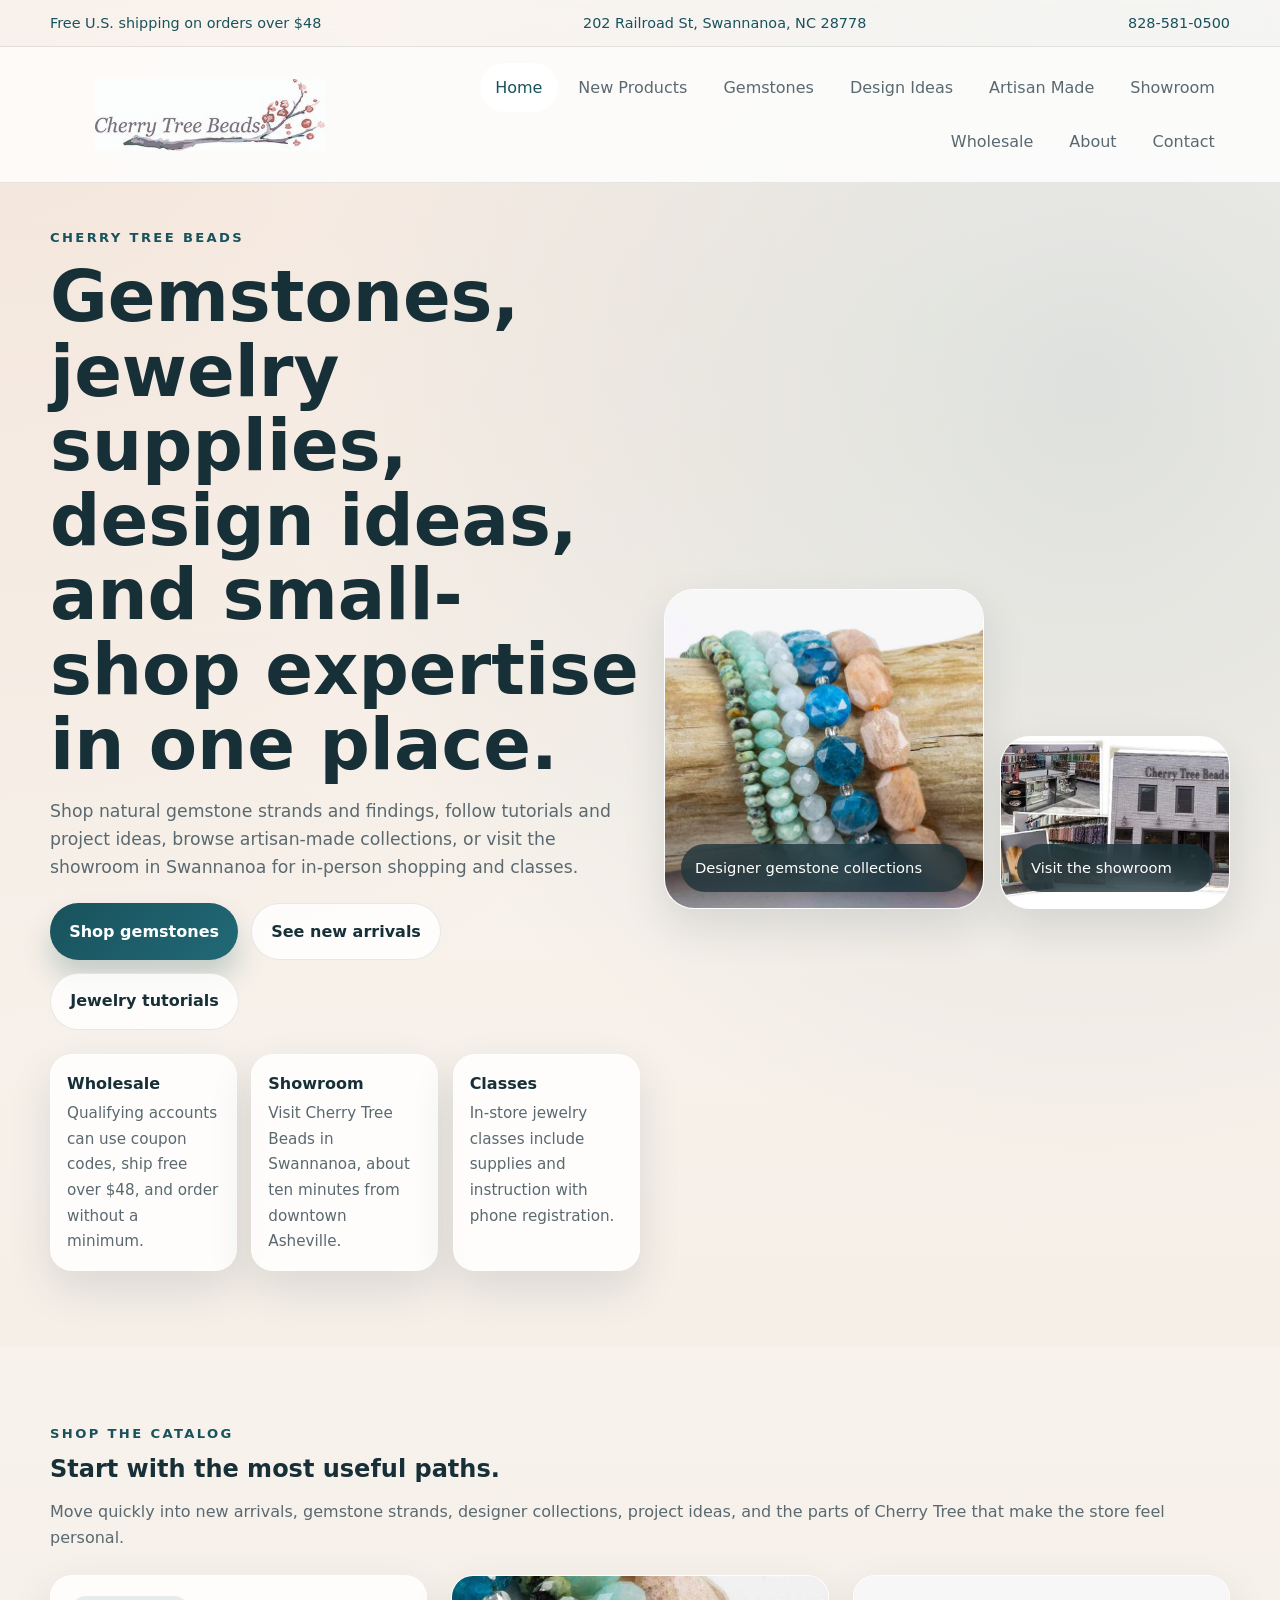
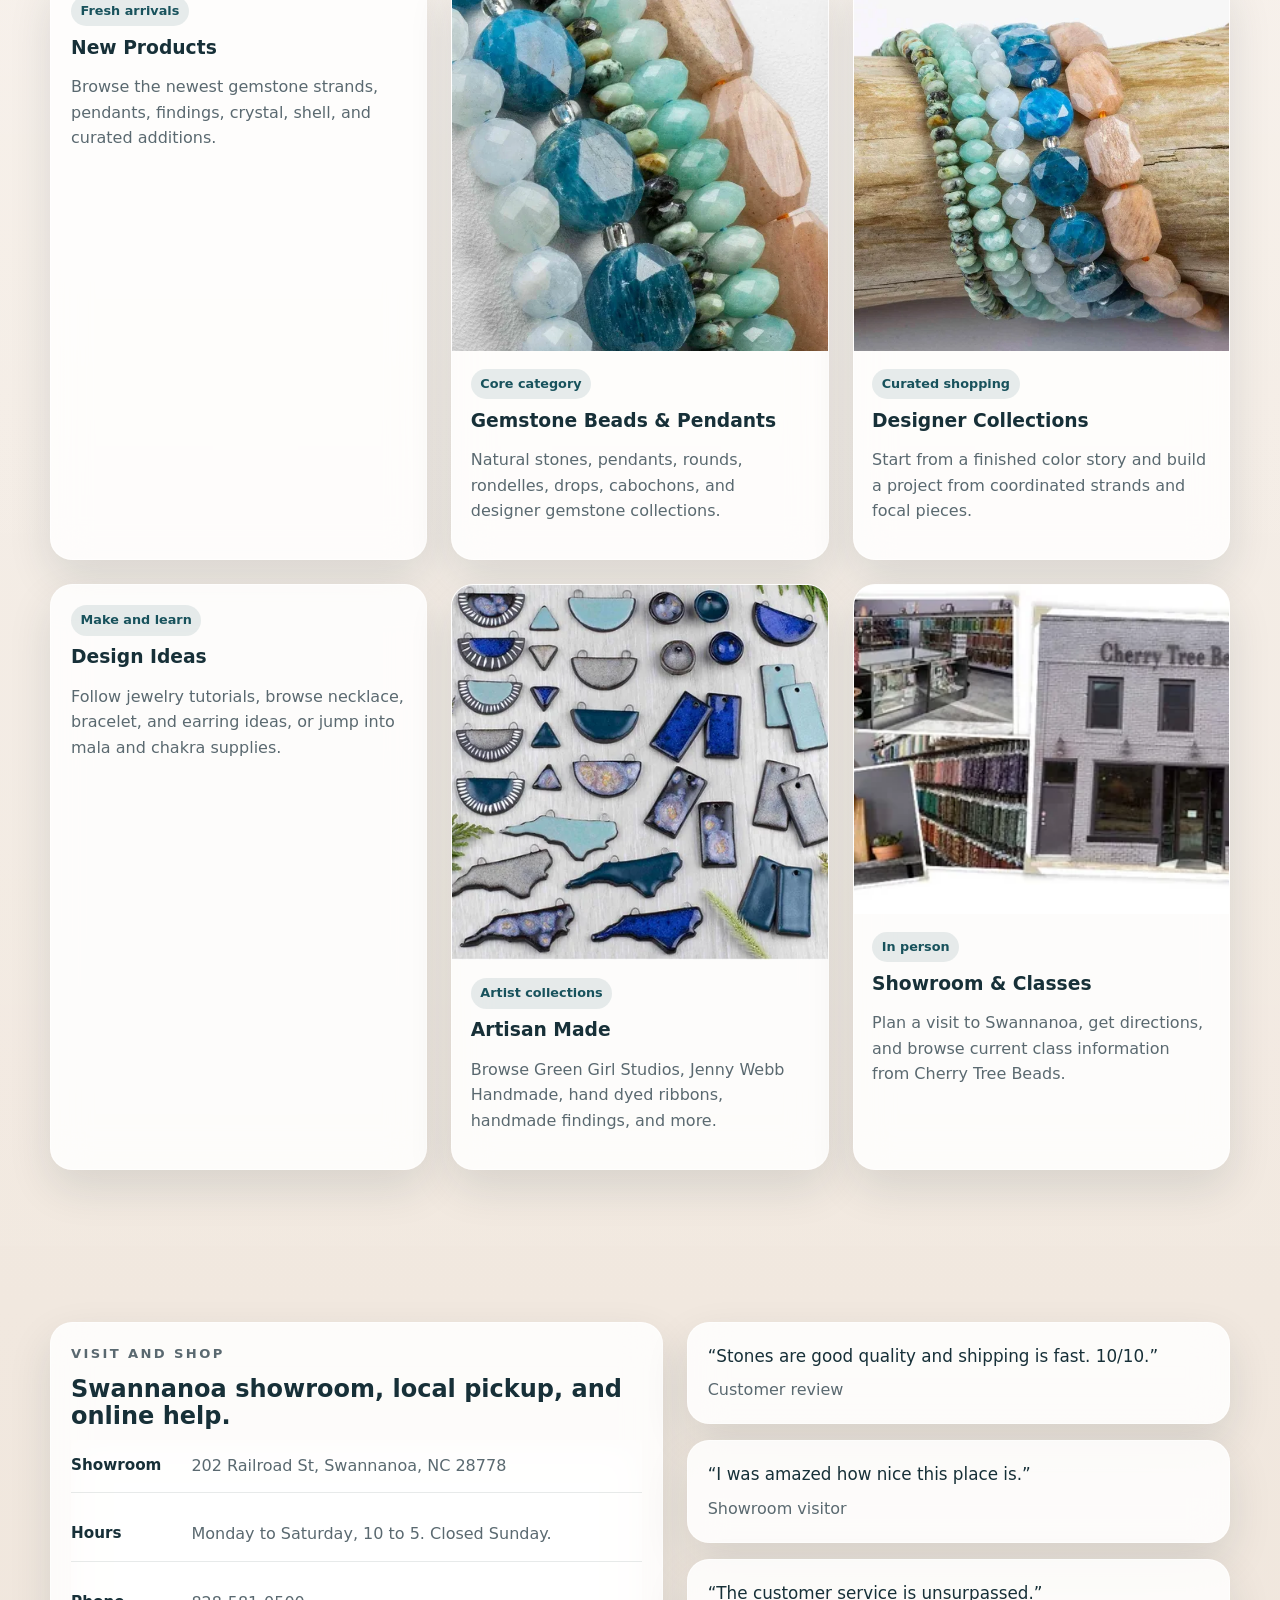
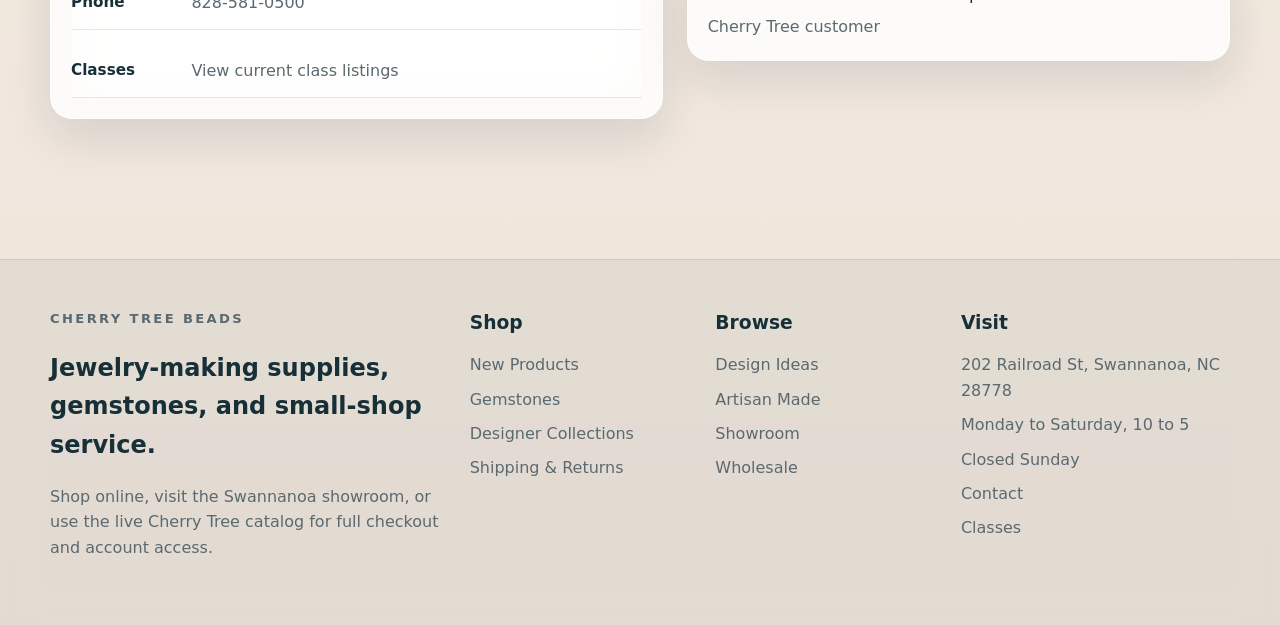
<file: index.html>
<!DOCTYPE html>
<html lang="en">
<head>
  <meta charset="UTF-8">
  <meta name="viewport" content="width=device-width, initial-scale=1.0">
  <title>Cherry Tree Beads | Gemstones, Design Ideas, Artisan Made, Showroom, and Wholesale</title>
  <meta name="description" content="Shop gemstones, jewelry supplies, artisan-made finds, wholesale supplies, and showroom favorites from Cherry Tree Beads.">
  <meta name="theme-color" content="#154148">
  <link rel="preload" as="image" href="assets/images/hidden-cove-hero-960.webp" imagesrcset="assets/images/hidden-cove-hero-640.webp 640w, assets/images/hidden-cove-hero-960.webp 960w, assets/images/hidden-cove-hero-1280.webp 1280w" imagesizes="(max-width: 860px) 92vw, 50vw">
  <link rel="stylesheet" href="styles.css">
  <script defer src="script.js"></script>
</head>
<body data-page="home">
  <a class="skip-link" href="#main">Skip to content</a>

  <div class="topbar">
    <div class="container topbar-inner">
      <span>Free U.S. shipping on orders over $48</span>
      <span>202 Railroad St, Swannanoa, NC 28778</span>
      <span><a href="tel:8285810500">828-581-0500</a></span>
    </div>
  </div>

  <header class="site-header">
    <div class="container header-inner">
      <a class="brand" href="index.html" aria-label="Cherry Tree Beads home">
        <img
        class="brand-logo"
        src="assets/images/cherry-tree-brand.jpg"
        alt="Cherry Tree Beads"
        loading="eager"
        decoding="async"
      >
    </a>
      <button class="menu-toggle" type="button" aria-expanded="false" aria-controls="site-nav">
        <span></span><span></span><span></span>
        <span class="sr-only">Toggle navigation</span>
      </button>
      <nav id="site-nav" class="site-nav site-nav-home" aria-label="Primary navigation">
        <button type="button" class="nav-tab is-current" data-home-view="home">Home</button>
        <a href="https://cherrytreebeads.com/new-products/">New Products</a>
        <a href="https://cherrytreebeads.com/beads/gemstone-beads-pendants/">Gemstones</a>
        <button type="button" class="nav-tab" data-home-view="design">Design Ideas</button>
        <button type="button" class="nav-tab" data-home-view="artisan">Artisan Made</button>
        <button type="button" class="nav-tab" data-home-view="showroom">Showroom</button>
        <button type="button" class="nav-tab" data-home-view="wholesale">Wholesale</button>
        <button type="button" class="nav-tab" data-home-view="about">About</button>
        <button type="button" class="nav-tab" data-home-view="contact">Contact</button>
      </nav>
    </div>
  </header>
  <main id="main">

    <section class="view-panel is-active" id="view-home" data-view="home">
      <section class="hero section">
        <div class="container hero-grid">
          <div class="hero-copy">
            <p class="eyebrow">Cherry Tree Beads</p>
            <h1>Gemstones, jewelry supplies, design ideas, and small-shop expertise in one place.</h1>
            <p class="hero-lead">Shop natural gemstone strands and findings, follow tutorials and project ideas, browse artisan-made collections, or visit the showroom in Swannanoa for in-person shopping and classes.</p>
            <div class="button-row">
              <a class="button button-primary" href="https://cherrytreebeads.com/beads/gemstone-beads-pendants/">Shop gemstones</a>
              <a class="button button-secondary" href="https://cherrytreebeads.com/new-products/">See new arrivals</a>
              <a class="button button-secondary" href="https://cherrytreebeads.com/design-ideas/jewelry-tutorials/">Jewelry tutorials</a>
            </div>
            <div class="hero-points">
              <div><strong>Wholesale</strong><span>Qualifying accounts can use coupon codes, ship free over $48, and order without a minimum.</span></div>
              <div><strong>Showroom</strong><span>Visit Cherry Tree Beads in Swannanoa, about ten minutes from downtown Asheville.</span></div>
              <div><strong>Classes</strong><span>In-store jewelry classes include supplies and instruction with phone registration.</span></div>
            </div>
          </div>
          <div class="hero-media">
            <article class="media-card media-card-large">
              <a href="https://cherrytreebeads.com/beads/gemstone-beads-pendants/designer-gemstone-collections/">
                <div class="slideshow slideshow-square" data-rotate="4600">
                  <img class="is-active" src="assets/images/hidden-cove-hero-960.webp" srcset="assets/images/hidden-cove-hero-640.webp 640w, assets/images/hidden-cove-hero-960.webp 960w, assets/images/hidden-cove-hero-1280.webp 1280w" sizes="(max-width: 860px) 92vw, 50vw" width="960" height="960" alt="Hidden Cove designer gemstone collection" fetchpriority="high">
                  <img src="assets/images/stormy-night-hero-960.webp" srcset="assets/images/stormy-night-hero-640.webp 640w, assets/images/stormy-night-hero-960.webp 960w, assets/images/stormy-night-hero-1280.webp 1280w" sizes="(max-width: 860px) 92vw, 50vw" width="960" height="960" alt="Stormy Night designer gemstone collection" loading="lazy">
                  <img src="assets/images/gemstone-bracelet-960.webp" srcset="assets/images/gemstone-bracelet-480.webp 480w, assets/images/gemstone-bracelet-960.webp 960w, assets/images/gemstone-bracelet-1280.webp 1280w" sizes="(max-width: 860px) 92vw, 50vw" width="960" height="960" alt="Gemstone bracelet materials from Cherry Tree Beads" loading="lazy">
                </div>
                <span class="media-label">Designer gemstone collections</span>
              </a>
            </article>
            <article class="media-card media-card-small">
              <a href="showroom.html">
                <img src="assets/images/showroom-collage-640.webp" srcset="assets/images/showroom-collage-480.webp 480w, assets/images/showroom-collage-640.webp 640w, assets/images/showroom-collage-960.webp 960w" sizes="(max-width: 860px) 92vw, 24vw" width="640" height="329" alt="Cherry Tree Beads showroom and storefront collage" loading="lazy">
                <span class="media-label">Visit the showroom</span>
              </a>
            </article>
          </div>
        </div>
      </section>

      <section class="section section-soft">
        <div class="container">
          <div class="section-heading">
            <p class="eyebrow">Shop the catalog</p>
            <h2>Start with the most useful paths.</h2>
            <p>Move quickly into new arrivals, gemstone strands, designer collections, project ideas, and the parts of Cherry Tree that make the store feel personal.</p>
          </div>
          <div class="feature-grid">
            <a class="feature-card" href="https://cherrytreebeads.com/new-products/">
              <span class="card-tag">Fresh arrivals</span>
              <h3>New Products</h3>
              <p>Browse the newest gemstone strands, pendants, findings, crystal, shell, and curated additions.</p>
            </a>
            <a class="feature-card image-card" href="https://cherrytreebeads.com/beads/gemstone-beads-pendants/">
              <div class="slideshow" data-rotate="4200">
                <img class="is-active" src="assets/images/hidden-cove-detail-640.webp" srcset="assets/images/hidden-cove-detail-400.webp 400w, assets/images/hidden-cove-detail-640.webp 640w, assets/images/hidden-cove-detail-960.webp 960w" sizes="(max-width: 960px) 100vw, 32vw" width="640" height="640" alt="Gemstone bead assortment" loading="lazy">
                <img src="assets/images/stormy-night-detail-640.webp" srcset="assets/images/stormy-night-detail-400.webp 400w, assets/images/stormy-night-detail-640.webp 640w, assets/images/stormy-night-detail-960.webp 960w" sizes="(max-width: 960px) 100vw, 32vw" width="640" height="640" alt="Blue gemstone bead assortment" loading="lazy">
                <img src="assets/images/gemstone-bracelet-960.webp" srcset="assets/images/gemstone-bracelet-480.webp 480w, assets/images/gemstone-bracelet-960.webp 960w" sizes="(max-width: 960px) 100vw, 32vw" width="960" height="960" alt="Gemstone bracelet materials" loading="lazy">
              </div>
              <div class="card-copy"><span class="card-tag">Core category</span><h3>Gemstone Beads &amp; Pendants</h3><p>Natural stones, pendants, rounds, rondelles, drops, cabochons, and designer gemstone collections.</p></div>
            </a>
            <a class="feature-card image-card" href="https://cherrytreebeads.com/beads/gemstone-beads-pendants/designer-gemstone-collections/">
              <div class="slideshow" data-rotate="4600">
                <img class="is-active" src="assets/images/hidden-cove-hero-960.webp" srcset="assets/images/hidden-cove-hero-640.webp 640w, assets/images/hidden-cove-hero-960.webp 960w" sizes="(max-width: 960px) 100vw, 32vw" width="960" height="960" alt="Hidden Cove collection" loading="lazy">
                <img src="assets/images/stormy-night-hero-960.webp" srcset="assets/images/stormy-night-hero-640.webp 640w, assets/images/stormy-night-hero-960.webp 960w" sizes="(max-width: 960px) 100vw, 32vw" width="960" height="960" alt="Stormy Night collection" loading="lazy">
              </div>
              <div class="card-copy"><span class="card-tag">Curated shopping</span><h3>Designer Collections</h3><p>Start from a finished color story and build a project from coordinated strands and focal pieces.</p></div>
            </a>
            <a class="feature-card" href="design-ideas.html"><span class="card-tag">Make and learn</span><h3>Design Ideas</h3><p>Follow jewelry tutorials, browse necklace, bracelet, and earring ideas, or jump into mala and chakra supplies.</p></a>
            <a class="feature-card image-card" href="artisan-made.html">
              <div class="slideshow" data-rotate="5000">
                <img class="is-active" src="assets/images/jenny-webb-collection-776.webp" srcset="assets/images/jenny-webb-collection-480.webp 480w, assets/images/jenny-webb-collection-776.webp 776w" sizes="(max-width: 960px) 100vw, 32vw" width="776" height="740" alt="Jenny Webb Handmade components" loading="lazy">
                <img src="assets/images/sea-glass-pendants-797.webp" srcset="assets/images/sea-glass-pendants-480.webp 480w, assets/images/sea-glass-pendants-797.webp 797w" sizes="(max-width: 960px) 100vw, 32vw" width="797" height="699" alt="Sea glass pendants from Cherry Tree Beads" loading="lazy">
              </div>
              <div class="card-copy"><span class="card-tag">Artist collections</span><h3>Artisan Made</h3><p>Browse Green Girl Studios, Jenny Webb Handmade, hand dyed ribbons, handmade findings, and more.</p></div>
            </a>
            <a class="feature-card image-card" href="showroom.html">
              <img src="assets/images/showroom-collage-640.webp" srcset="assets/images/showroom-collage-480.webp 480w, assets/images/showroom-collage-640.webp 640w, assets/images/showroom-collage-960.webp 960w" sizes="(max-width: 960px) 100vw, 32vw" width="640" height="329" alt="Cherry Tree Beads showroom collage" loading="lazy">
              <div class="card-copy"><span class="card-tag">In person</span><h3>Showroom &amp; Classes</h3><p>Plan a visit to Swannanoa, get directions, and browse current class information from Cherry Tree Beads.</p></div>
            </a>
          </div>
        </div>
      </section>

      <section class="section">
        <div class="container two-column-layout align-start">
          <div class="stack-card">
            <p class="eyebrow">Visit and shop</p>
            <h2>Swannanoa showroom, local pickup, and online help.</h2>
            <ul class="detail-list">
              <li><strong>Showroom</strong><span>202 Railroad St, Swannanoa, NC 28778</span></li>
              <li><strong>Hours</strong><span>Monday to Saturday, 10 to 5. Closed Sunday.</span></li>
              <li><strong>Phone</strong><span><a href="tel:8285810500">828-581-0500</a></span></li>
              <li><strong>Classes</strong><span><a href="https://cherrytreebeads.com/classes/">View current class listings</a></span></li>
            </ul>
          </div>
          <aside class="quote-stack">
            <div class="quote-card"><p>“Stones are good quality and shipping is fast. 10/10.”</p><span>Customer review</span></div>
            <div class="quote-card"><p>“I was amazed how nice this place is.”</p><span>Showroom visitor</span></div>
            <div class="quote-card"><p>“The customer service is unsurpassed.”</p><span>Cherry Tree customer</span></div>
          </aside>
        </div>
      </section>
    </section>

    <section class="view-panel" id="view-design" data-view="design" hidden>
      <section class="page-hero section">
        <div class="container page-hero-grid page-hero-grid-alt">
          <div>
            <p class="eyebrow">Design Ideas</p>
            <h1>Jewelry tutorials, project ideas, kits, and themed supply paths.</h1>
            <p class="page-lead">Browse technique tutorials, necklace, bracelet, and earring ideas, plus mala, chakra, aromatherapy, and jewelry design kits.</p>
            <div class="button-row"><a class="button button-primary" href="https://cherrytreebeads.com/design-ideas/">All Design Ideas</a><a class="button button-secondary" href="https://cherrytreebeads.com/design-ideas/jewelry-tutorials/">Jewelry Tutorials</a></div>
          </div>
          <div class="split-media">
            <img class="hero-side-image" src="assets/images/gemstone-bracelet-960.webp" srcset="assets/images/gemstone-bracelet-480.webp 480w, assets/images/gemstone-bracelet-960.webp 960w" sizes="(max-width: 860px) 92vw, 45vw" width="960" height="960" alt="Gemstone bracelet design inspiration" loading="eager">
            <img class="hero-side-image" src="assets/images/sea-glass-pendants-797.webp" srcset="assets/images/sea-glass-pendants-480.webp 480w, assets/images/sea-glass-pendants-797.webp 797w" sizes="(max-width: 860px) 92vw, 45vw" width="797" height="699" alt="Sea glass pendants for jewelry design" loading="lazy">
          </div>
        </div>
      </section>
      <section class="section section-soft">
        <div class="container feature-grid feature-grid-4">
          <a class="feature-card" href="https://cherrytreebeads.com/design-ideas/jewelry-tutorials/"><span class="card-tag">Tutorials</span><h3>Jewelry Tutorials</h3><p>Basic stringing, crimping, slide clasps, wire wrapping, and beginner-friendly techniques.</p></a>
          <a class="feature-card" href="https://cherrytreebeads.com/design-ideas/necklace-designs/"><span class="card-tag">Project ideas</span><h3>Necklace Designs</h3><p>Designs that move quickly from inspiration into gemstones, chain, pendants, and focal pieces.</p></a>
          <a class="feature-card" href="https://cherrytreebeads.com/design-ideas/bracelet-designs/"><span class="card-tag">Project ideas</span><h3>Bracelet Designs</h3><p>Elastic, stacked, charm, and gemstone bracelet ideas tied to real supply categories.</p></a>
          <a class="feature-card" href="https://cherrytreebeads.com/design-ideas/earring-designs/"><span class="card-tag">Project ideas</span><h3>Earring Designs</h3><p>Quick builds, statement earrings, drops, and component-based designs.</p></a>
          <a class="feature-card" href="https://cherrytreebeads.com/design-ideas/jewelry-design-kits/"><span class="card-tag">Kits</span><h3>Jewelry Design Kits</h3><p>Coordinated project kits that shorten the jump from idea to materials.</p></a>
          <a class="feature-card" href="https://cherrytreebeads.com/design-ideas/mala-supplies/"><span class="card-tag">Themes</span><h3>Mala Supplies</h3><p>Browse bead and pendant paths built for mala projects and meditation jewelry.</p></a>
          <a class="feature-card" href="https://cherrytreebeads.com/design-ideas/chakra-supplies/"><span class="card-tag">Themes</span><h3>Chakra Supplies</h3><p>Color-led bead and pendant collections organized around chakra designs.</p></a>
          <a class="feature-card" href="https://cherrytreebeads.com/design-ideas/aromatherapy-supplies/"><span class="card-tag">Themes</span><h3>Aromatherapy Supplies</h3><p>Lava, diffuser-style beads, and components for essential-oil jewelry projects.</p></a>
        </div>
      </section>
    </section>

    <section class="view-panel" id="view-artisan" data-view="artisan" hidden>
      <section class="page-hero section">
        <div class="container page-hero-grid page-hero-grid-alt">
          <div>
            <p class="eyebrow">Artisan Made</p>
            <h1>Handmade components, artist collections, and one-of-a-kind materials.</h1>
            <p class="page-lead">Browse maker-led categories including Green Girl Studios, Jenny Webb Handmade, Green Girl Gemstones, hand dyed ribbons, and other handmade findings and focal pieces.</p>
            <div class="button-row"><a class="button button-primary" href="https://cherrytreebeads.com/artisan-made/">Shop Artisan Made</a><a class="button button-secondary" href="https://cherrytreebeads.com/artisan-made/jenny-webb-handmade/">Jenny Webb Handmade</a></div>
          </div>
          <div class="split-media">
            <img class="hero-side-image" src="assets/images/jenny-webb-collection-776.webp" srcset="assets/images/jenny-webb-collection-480.webp 480w, assets/images/jenny-webb-collection-776.webp 776w" sizes="(max-width: 860px) 92vw, 45vw" width="776" height="740" alt="Jenny Webb Handmade collection" loading="eager">
            <img class="hero-side-image" src="assets/images/sea-glass-pendants-797.webp" srcset="assets/images/sea-glass-pendants-480.webp 480w, assets/images/sea-glass-pendants-797.webp 797w" sizes="(max-width: 860px) 92vw, 45vw" width="797" height="699" alt="Sea glass artisan pendants" loading="lazy">
          </div>
        </div>
      </section>
      <section class="section section-soft">
        <div class="container feature-grid feature-grid-3">
          <a class="feature-card" href="https://cherrytreebeads.com/artisan-made/green-girl-studios/"><span class="card-tag">Featured makers</span><h3>Green Girl Studios</h3><p>Handmade pewter beads, pendants, and components with a distinct sculptural style.</p></a>
          <a class="feature-card" href="https://cherrytreebeads.com/artisan-made/jenny-webb-handmade/"><span class="card-tag">Featured makers</span><h3>Jenny Webb Handmade</h3><p>Enamel and ceramic components in bold color stories and graphic shapes.</p></a>
          <a class="feature-card" href="https://cherrytreebeads.com/artisan-made/green-girl-gemstones/"><span class="card-tag">Featured makers</span><h3>Green Girl Gemstones</h3><p>Gemstone pieces and handmade focal elements built for standout designs.</p></a>
          <a class="feature-card" href="https://cherrytreebeads.com/artisan-made/hand-dyed-ribbons/"><span class="card-tag">Textile</span><h3>Hand Dyed Ribbons</h3><p>Soft color-led silk and ribbon supplies for jewelry finishes and mixed-media work.</p></a>
          <a class="feature-card" href="https://cherrytreebeads.com/artisan-made/handmade-jewelry-components/"><span class="card-tag">Components</span><h3>Handmade Jewelry Components</h3><p>Clasps, connectors, pendants, and focal pieces from artisan suppliers.</p></a>
          <a class="feature-card" href="https://cherrytreebeads.com/artisan-made/aaote/"><span class="card-tag">Collections</span><h3>AAOTE</h3><p>Another maker-led collection inside the artisan-made catalog.</p></a>
        </div>
      </section>
    </section>

    <section class="view-panel" id="view-showroom" data-view="showroom" hidden>
      <section class="page-hero section">
        <div class="container page-hero-grid">
          <div>
            <p class="eyebrow">Showroom</p>
            <h1>Visit Cherry Tree Beads in Swannanoa.</h1>
            <p class="page-lead">The showroom is about ten minutes from downtown Asheville and offers in-person shopping, creative help, and classes at the store.</p>
            <div class="button-row"><a class="button button-primary" href="https://cherrytreebeads.com/visit-our-showroom/">Showroom details</a><a class="button button-secondary" href="https://cherrytreebeads.com/classes/">View classes</a></div>
          </div>
          <img class="hero-side-image wide-image" src="assets/images/showroom-collage-960.webp" srcset="assets/images/showroom-collage-480.webp 480w, assets/images/showroom-collage-640.webp 640w, assets/images/showroom-collage-960.webp 960w" sizes="(max-width: 860px) 92vw, 46vw" width="960" height="494" alt="Cherry Tree Beads showroom and storefront" loading="eager">
        </div>
      </section>
      <section class="section section-soft">
        <div class="container two-column-layout align-start">
          <div class="stack-card">
            <p class="eyebrow">Plan your visit</p>
            <h2>Showroom details</h2>
            <ul class="detail-list">
              <li><strong>Address</strong><span>202 Railroad St, Swannanoa, NC 28778</span></li>
              <li><strong>Hours</strong><span>Monday to Saturday, 10 to 5</span></li>
              <li><strong>Phone</strong><span><a href="tel:8285810500">828-581-0500</a></span></li>
              <li><strong>Directions</strong><span><a href="https://maps.google.com/?q=202+Railroad+St,+Swannanoa,+NC+28778">Open map</a></span></li>
            </ul>
          </div>
          <div class="stack-card">
            <p class="eyebrow">Classes</p>
            <h2>Jewelry-making classes at the store</h2>
            <p>Cherry Tree classes are held in the showroom. Class fees include supplies and instruction, and registration is handled by phone.</p>
            <div class="button-row"><a class="button button-primary" href="https://cherrytreebeads.com/classes/">Current classes</a><a class="button button-secondary" href="tel:8285810500">Call to register</a></div>
          </div>
        </div>
      </section>
    </section>

    <section class="view-panel" id="view-wholesale" data-view="wholesale" hidden>
      <section class="page-hero section">
        <div class="container page-hero-grid">
          <div>
            <p class="eyebrow">Wholesale</p>
            <h1>Wholesale pricing for qualifying designers and bead stores.</h1>
            <p class="page-lead">Qualifying wholesale accounts can use coupon codes, receive free U.S. shipping over $48, and place wholesale orders without a minimum order requirement.</p>
            <div class="button-row"><a class="button button-primary" href="https://cherrytreebeads.com/Wholesale-Information/">Wholesale Information</a><a class="button button-secondary" href="https://cherrytreebeads.com/special-bead-store-pricing/">Special bead store pricing</a></div>
          </div>
          <div class="split-media split-media-vertical">
            <img class="hero-side-image" src="assets/images/hidden-cove-detail-960.webp" srcset="assets/images/hidden-cove-detail-400.webp 400w, assets/images/hidden-cove-detail-640.webp 640w, assets/images/hidden-cove-detail-960.webp 960w" sizes="(max-width: 860px) 92vw, 45vw" width="960" height="960" alt="Gemstone detail" loading="eager">
            <img class="hero-side-image" src="assets/images/stormy-night-hero-960.webp" srcset="assets/images/stormy-night-hero-640.webp 640w, assets/images/stormy-night-hero-960.webp 960w" sizes="(max-width: 860px) 92vw, 45vw" width="960" height="960" alt="Designer gemstone collection" loading="lazy">
          </div>
        </div>
      </section>
      <section class="section section-soft">
        <div class="container feature-grid feature-grid-4">
          <article class="feature-card"><span class="card-tag">Qualification</span><h3>Tax ID or EIN documentation</h3><p>Email your state tax ID license or EIN documentation to Cherry Tree to activate wholesale pricing.</p></article>
          <article class="feature-card"><span class="card-tag">Account benefit</span><h3>Coupon codes still apply</h3><p>Wholesale accounts can still use Cherry Tree coupon codes.</p></article>
          <article class="feature-card"><span class="card-tag">Shipping</span><h3>Free shipping over $48</h3><p>Wholesale accounts still receive the same free-shipping threshold on eligible orders.</p></article>
          <article class="feature-card"><span class="card-tag">Ordering</span><h3>No minimum order requirement</h3><p>Cherry Tree does not require a minimum order for wholesale purchases.</p></article>
        </div>
      </section>
    </section>

    <section class="view-panel" id="view-about" data-view="about" hidden>
      <section class="page-hero section">
        <div class="container page-hero-grid page-hero-grid-alt">
          <div>
            <p class="eyebrow">About Cherry Tree</p>
            <h1>A small bead store with a long history and a strong point of view.</h1>
            <p class="page-lead">Cherry Tree Beads began in 2002, launched its website in 2008, changed ownership in 2012, and moved into its restored Swannanoa building in 2018.</p>
            <div class="button-row"><a class="button button-primary" href="about.html">Read the story</a><a class="button button-secondary" href="https://cherrytreebeads.com/about-us/">Live about page</a></div>
          </div>
          <img class="hero-side-image wide-image" src="assets/images/showroom-collage-960.webp" srcset="assets/images/showroom-collage-480.webp 480w, assets/images/showroom-collage-640.webp 640w, assets/images/showroom-collage-960.webp 960w" sizes="(max-width: 860px) 92vw, 46vw" width="960" height="494" alt="Cherry Tree Beads building and showroom" loading="eager">
        </div>
      </section>
      <section class="section section-soft">
        <div class="container two-column-layout align-start">
          <div class="stack-card">
            <p class="eyebrow">History</p>
            <h2>Cherry Tree timeline</h2>
            <div class="timeline-card">
              <div class="timeline-item"><strong>2002</strong><span>Cherry Tree Beads is founded by Bill Edwards in Evinston, Florida.</span></div>
              <div class="timeline-item"><strong>2008</strong><span>The website launches and trunk shows expand the business beyond its early eBay roots.</span></div>
              <div class="timeline-item"><strong>2012</strong><span>Jennifer Fulton and Mitchell Baynard purchase the business.</span></div>
              <div class="timeline-item"><strong>2018</strong><span>The team moves into the renovated Swannanoa building that now serves as showroom and workspace.</span></div>
            </div>
          </div>
          <div class="stack-card">
            <p class="eyebrow">Approach</p>
            <h2>Personal service and design-led sourcing</h2>
            <p>Cherry Tree combines online catalog depth with a local showroom, a project-friendly design section, and a more personal retail voice than a generic storefront.</p>
          </div>
        </div>
      </section>
    </section>

    <section class="view-panel" id="view-contact" data-view="contact" hidden>
      <section class="page-hero section">
        <div class="container page-hero-grid page-hero-grid-alt">
          <div>
            <p class="eyebrow">Contact</p>
            <h1>Questions about orders, sourcing, showroom visits, or classes.</h1>
            <p class="page-lead">Use Cherry Tree’s contact form, call the store, or visit the showroom for help with products, orders, and classes.</p>
            <div class="button-row"><a class="button button-primary" href="https://cherrytreebeads.com/contact-us/">Contact form</a><a class="button button-secondary" href="tel:8285810500">Call 828-581-0500</a></div>
          </div>
          <div class="stack-card">
            <ul class="detail-list compact">
              <li><strong>Phone</strong><span><a href="tel:8285810500">828-581-0500</a></span></li>
              <li><strong>Address</strong><span>202 Railroad St, Swannanoa, NC 28778</span></li>
              <li><strong>Hours</strong><span>Monday to Saturday, 10 to 5</span></li>
              <li><strong>Support</strong><span><a href="https://cherrytreebeads.com/shipping-returns/">Shipping &amp; Returns</a></span></li>
            </ul>
          </div>
        </div>
      </section>
    </section>

  </main>

  <footer class="site-footer">
    <div class="container footer-grid">
      <div>
        <p class="eyebrow">Cherry Tree Beads</p>
        <h2>Jewelry-making supplies, gemstones, and small-shop service.</h2>
        <p>Shop online, visit the Swannanoa showroom, or use the live Cherry Tree catalog for full checkout and account access.</p>
      </div>
      <div class="footer-column">
        <h3>Shop</h3>
        <a href="https://cherrytreebeads.com/new-products/">New Products</a>
        <a href="https://cherrytreebeads.com/beads/gemstone-beads-pendants/">Gemstones</a>
        <a href="https://cherrytreebeads.com/beads/gemstone-beads-pendants/designer-gemstone-collections/">Designer Collections</a>
        <a href="https://cherrytreebeads.com/shipping-returns/">Shipping &amp; Returns</a>
      </div>
      <div class="footer-column">
        <h3>Browse</h3>
        <a href="design-ideas.html">Design Ideas</a>
        <a href="artisan-made.html">Artisan Made</a>
        <a href="showroom.html">Showroom</a>
        <a href="wholesale.html">Wholesale</a>
      </div>
      <div class="footer-column footer-meta">
        <h3>Visit</h3>
        <span>202 Railroad St, Swannanoa, NC 28778</span>
        <span>Monday to Saturday, 10 to 5</span>
        <span>Closed Sunday</span>
        <a href="contact.html">Contact</a>
        <a href="https://cherrytreebeads.com/classes/">Classes</a>
      </div>
    </div>
  </footer>
</body>
</html>
</file>
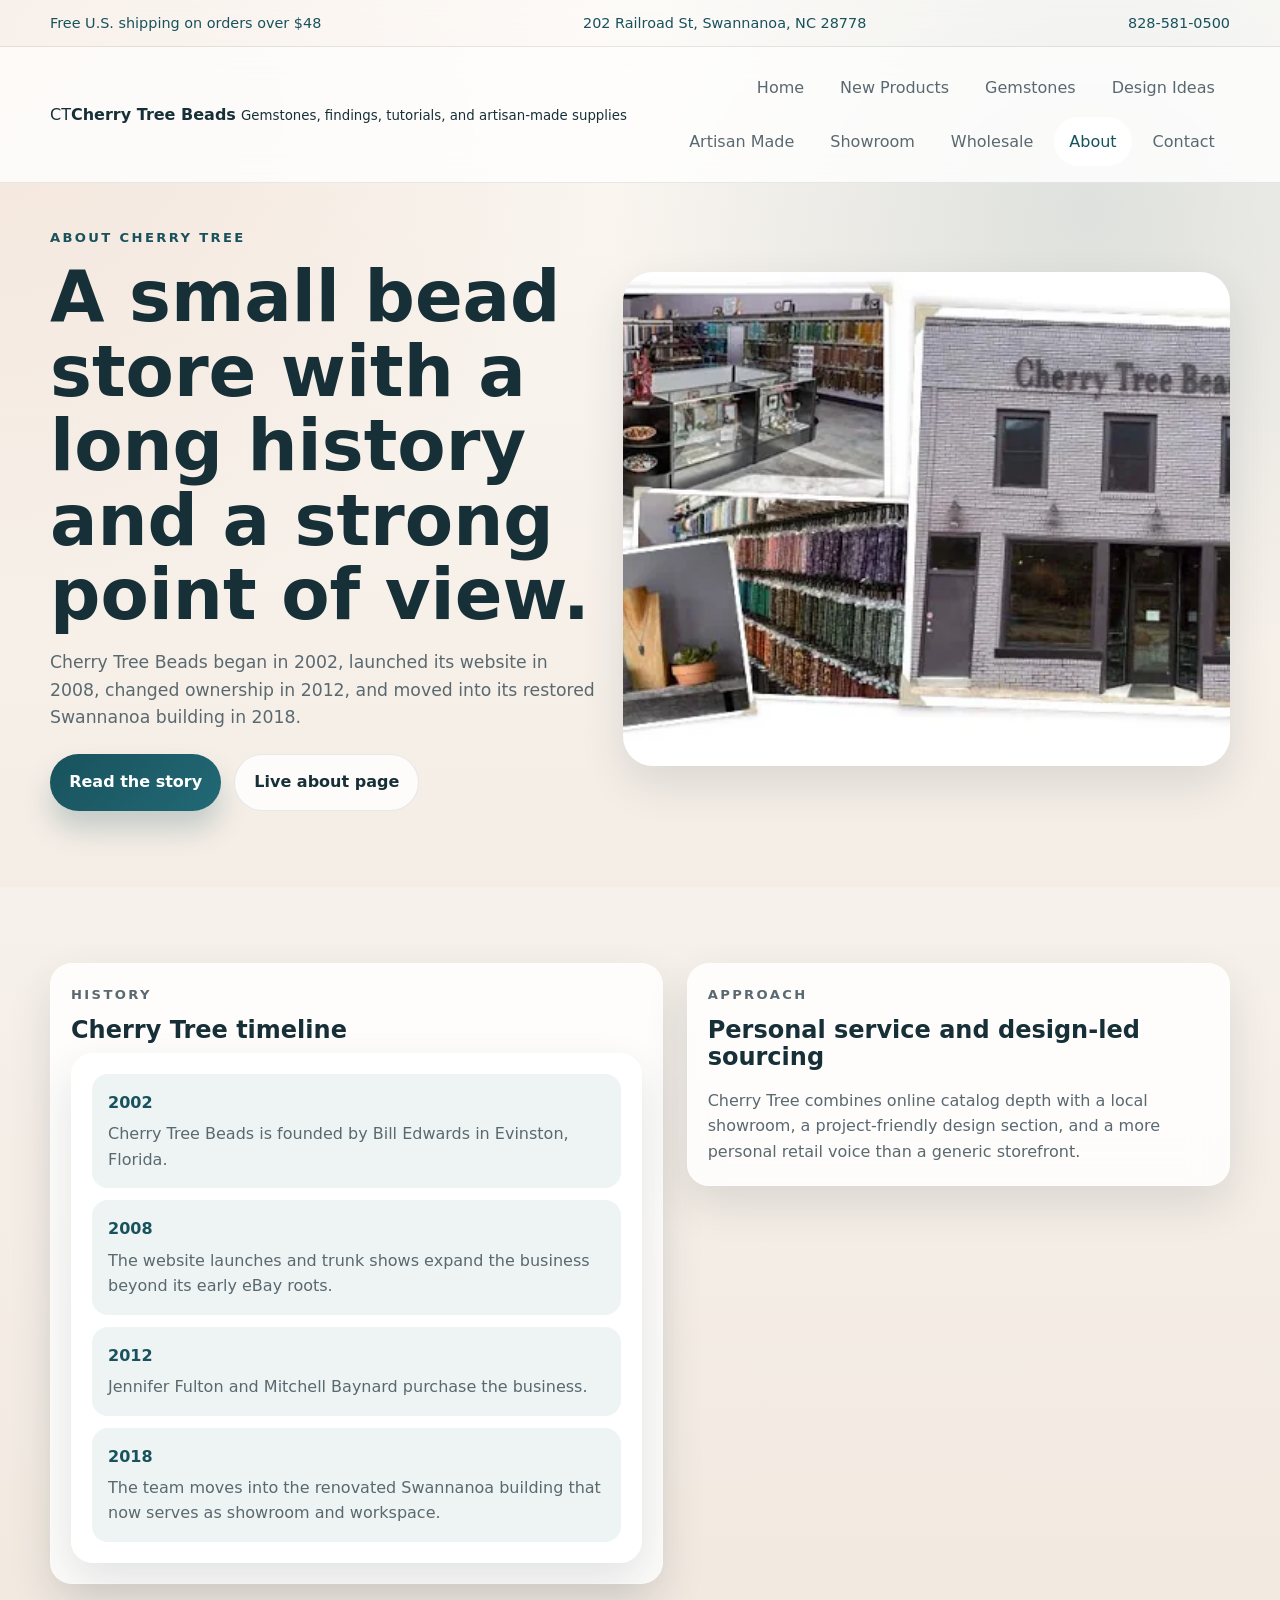
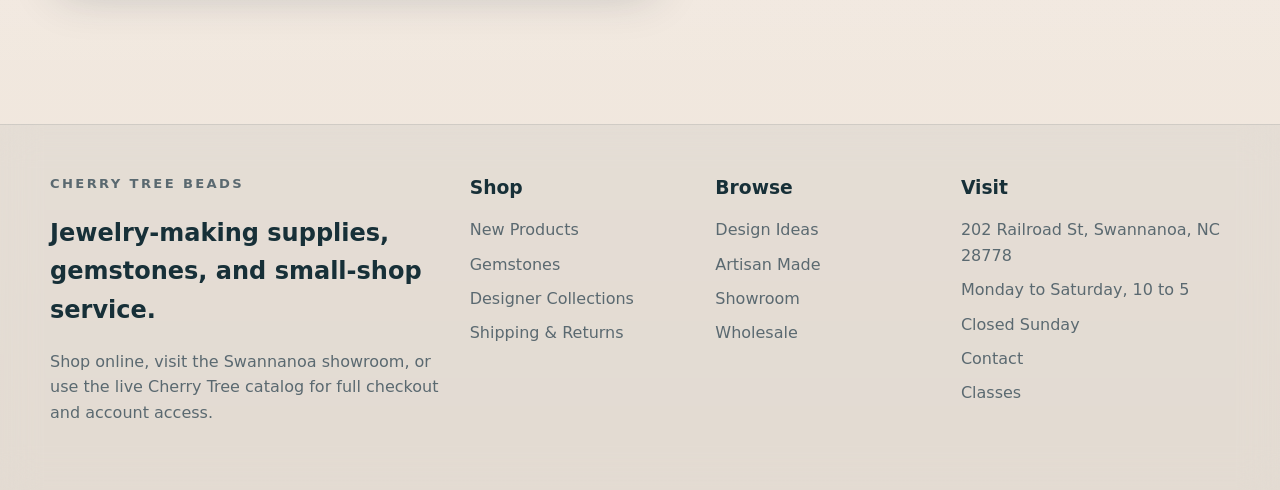
<file: about.html>
<!DOCTYPE html>
<html lang="en">
<head>
  <meta charset="UTF-8">
  <meta name="viewport" content="width=device-width, initial-scale=1.0">
  <title>About Cherry Tree Beads</title>
  <meta name="description" content="Learn the story of Cherry Tree Beads, from its 2002 founding to its Swannanoa showroom and online store.">
  <meta name="theme-color" content="#154148">
  <link rel="preload" as="image" href="assets/images/showroom-collage-960.webp" imagesrcset="assets/images/showroom-collage-480.webp 480w, assets/images/showroom-collage-640.webp 640w, assets/images/showroom-collage-960.webp 960w" imagesizes="(max-width: 860px) 92vw, 46vw">
  <link rel="stylesheet" href="styles.css">
  <script defer src="script.js"></script>
</head><body data-page="about"><a class="skip-link" href="#main">Skip to content</a>
  <div class="topbar">
    <div class="container topbar-inner">
      <span>Free U.S. shipping on orders over $48</span>
      <span>202 Railroad St, Swannanoa, NC 28778</span>
      <span><a href="tel:8285810500">828-581-0500</a></span>
    </div>
  </div>
  <header class="site-header">
    <div class="container header-inner">
      <a class="brand" href="index.html" aria-label="Cherry Tree Beads home">
        <span class="brand-mark">CT</span>
        <span class="brand-copy">
          <strong>Cherry Tree Beads</strong>
          <small>Gemstones, findings, tutorials, and artisan-made supplies</small>
        </span>
      </a>
      <button class="menu-toggle" type="button" aria-expanded="false" aria-controls="site-nav">
        <span></span><span></span><span></span>
        <span class="sr-only">Toggle navigation</span>
      </button>
      <nav id="site-nav" class="site-nav" aria-label="Primary navigation">
        <a href="index.html">Home</a>
        <a href="https://cherrytreebeads.com/new-products/">New Products</a>
        <a href="https://cherrytreebeads.com/beads/gemstone-beads-pendants/">Gemstones</a>
        <a href="design-ideas.html">Design Ideas</a>
        <a href="artisan-made.html">Artisan Made</a>
        <a href="showroom.html">Showroom</a>
        <a href="wholesale.html">Wholesale</a>
        <a href="about.html" class="is-current">About</a>
        <a href="contact.html">Contact</a>
      </nav>
    </div>
  </header><main id="main">
    <section class="page-panel" id="view-about" data-view="about">
      <section class="page-hero section">
        <div class="container page-hero-grid page-hero-grid-alt">
          <div>
            <p class="eyebrow">About Cherry Tree</p>
            <h1>A small bead store with a long history and a strong point of view.</h1>
            <p class="page-lead">Cherry Tree Beads began in 2002, launched its website in 2008, changed ownership in 2012, and moved into its restored Swannanoa building in 2018.</p>
            <div class="button-row"><a class="button button-primary" href="about.html">Read the story</a><a class="button button-secondary" href="https://cherrytreebeads.com/about-us/">Live about page</a></div>
          </div>
          <img class="hero-side-image wide-image" src="assets/images/showroom-collage-960.webp" srcset="assets/images/showroom-collage-480.webp 480w, assets/images/showroom-collage-640.webp 640w, assets/images/showroom-collage-960.webp 960w" sizes="(max-width: 860px) 92vw, 46vw" width="960" height="494" alt="Cherry Tree Beads building and showroom" loading="eager">
        </div>
      </section>
      <section class="section section-soft">
        <div class="container two-column-layout align-start">
          <div class="stack-card">
            <p class="eyebrow">History</p>
            <h2>Cherry Tree timeline</h2>
            <div class="timeline-card">
              <div class="timeline-item"><strong>2002</strong><span>Cherry Tree Beads is founded by Bill Edwards in Evinston, Florida.</span></div>
              <div class="timeline-item"><strong>2008</strong><span>The website launches and trunk shows expand the business beyond its early eBay roots.</span></div>
              <div class="timeline-item"><strong>2012</strong><span>Jennifer Fulton and Mitchell Baynard purchase the business.</span></div>
              <div class="timeline-item"><strong>2018</strong><span>The team moves into the renovated Swannanoa building that now serves as showroom and workspace.</span></div>
            </div>
          </div>
          <div class="stack-card">
            <p class="eyebrow">Approach</p>
            <h2>Personal service and design-led sourcing</h2>
            <p>Cherry Tree combines online catalog depth with a local showroom, a project-friendly design section, and a more personal retail voice than a generic storefront.</p>
          </div>
        </div>
      </section>
    </section>
</main>
  <footer class="site-footer">
    <div class="container footer-grid">
      <div>
        <p class="eyebrow">Cherry Tree Beads</p>
        <h2>Jewelry-making supplies, gemstones, and small-shop service.</h2>
        <p>Shop online, visit the Swannanoa showroom, or use the live Cherry Tree catalog for full checkout and account access.</p>
      </div>
      <div class="footer-column">
        <h3>Shop</h3>
        <a href="https://cherrytreebeads.com/new-products/">New Products</a>
        <a href="https://cherrytreebeads.com/beads/gemstone-beads-pendants/">Gemstones</a>
        <a href="https://cherrytreebeads.com/beads/gemstone-beads-pendants/designer-gemstone-collections/">Designer Collections</a>
        <a href="https://cherrytreebeads.com/shipping-returns/">Shipping &amp; Returns</a>
      </div>
      <div class="footer-column">
        <h3>Browse</h3>
        <a href="design-ideas.html">Design Ideas</a>
        <a href="artisan-made.html">Artisan Made</a>
        <a href="showroom.html">Showroom</a>
        <a href="wholesale.html">Wholesale</a>
      </div>
      <div class="footer-column footer-meta">
        <h3>Visit</h3>
        <span>202 Railroad St, Swannanoa, NC 28778</span>
        <span>Monday to Saturday, 10 to 5</span>
        <span>Closed Sunday</span>
        <a href="contact.html">Contact</a>
        <a href="https://cherrytreebeads.com/classes/">Classes</a>
      </div>
    </div>
  </footer></body></html>
</file>
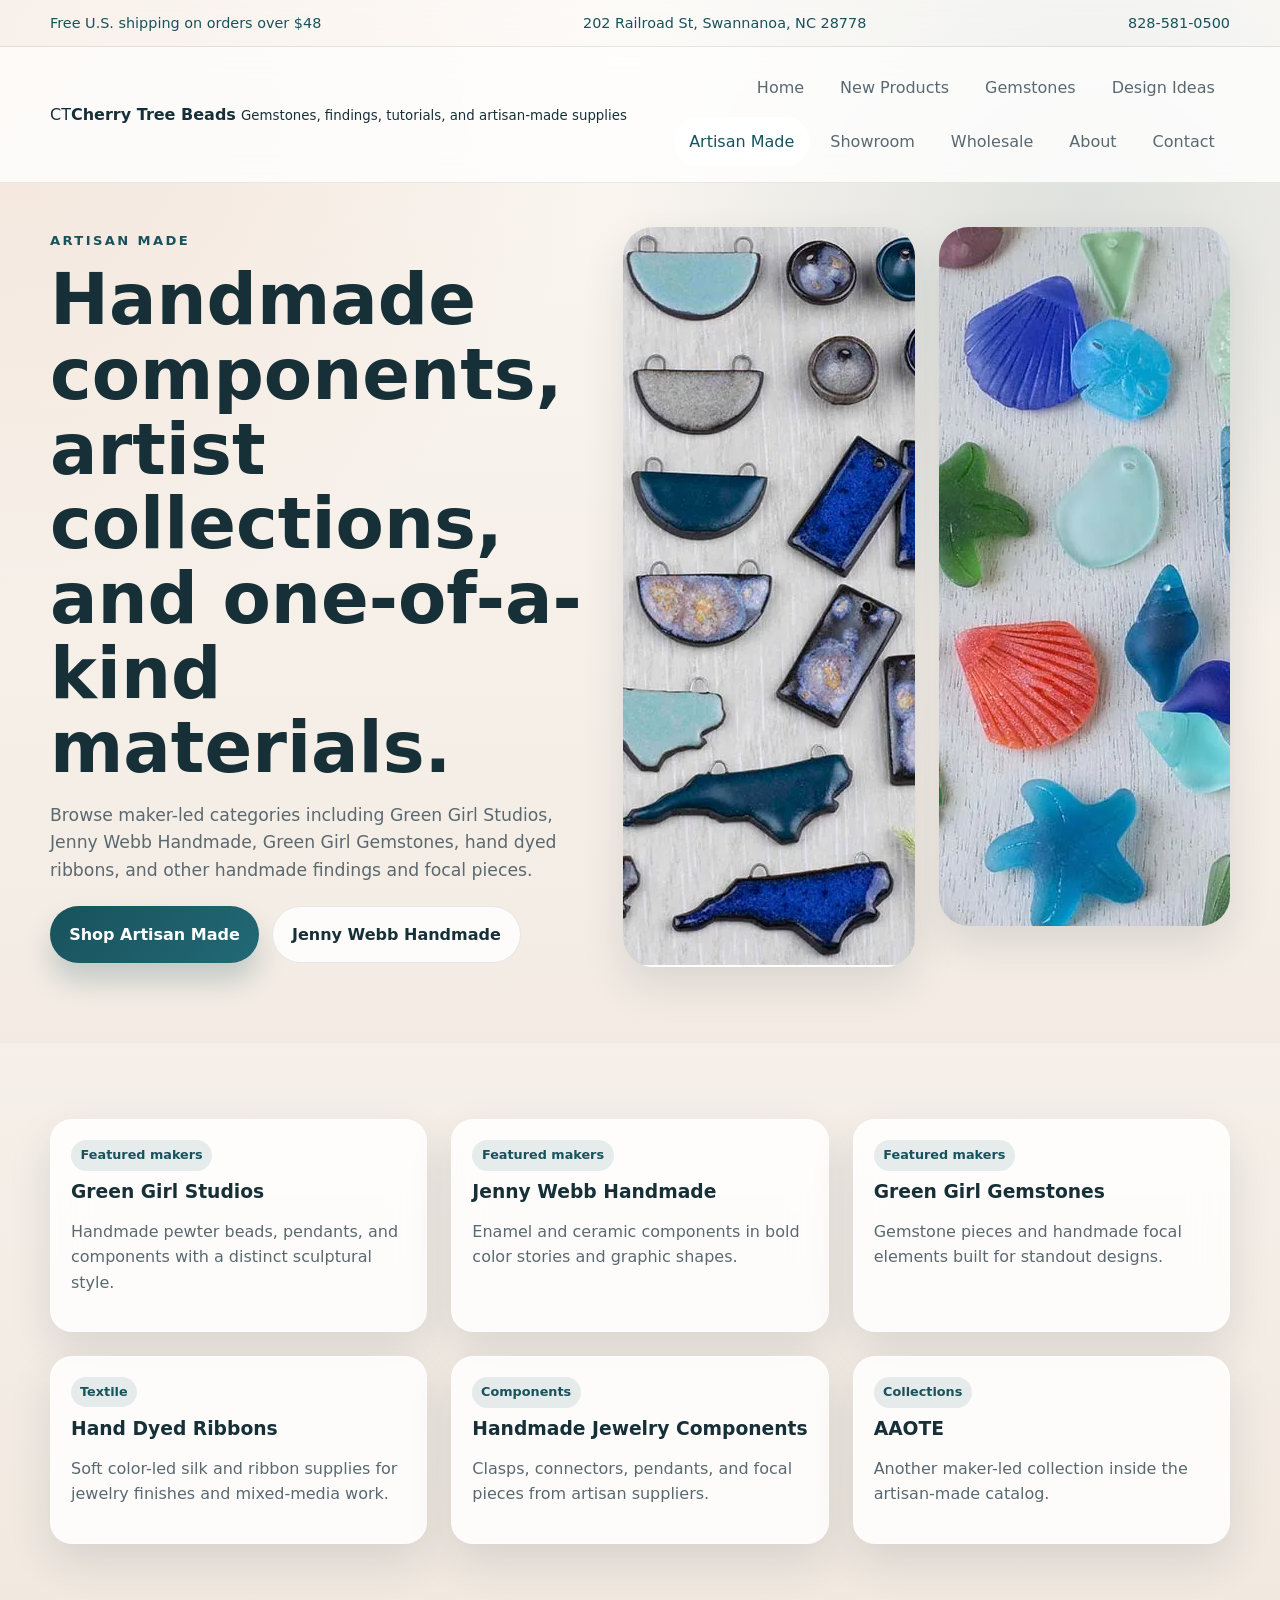
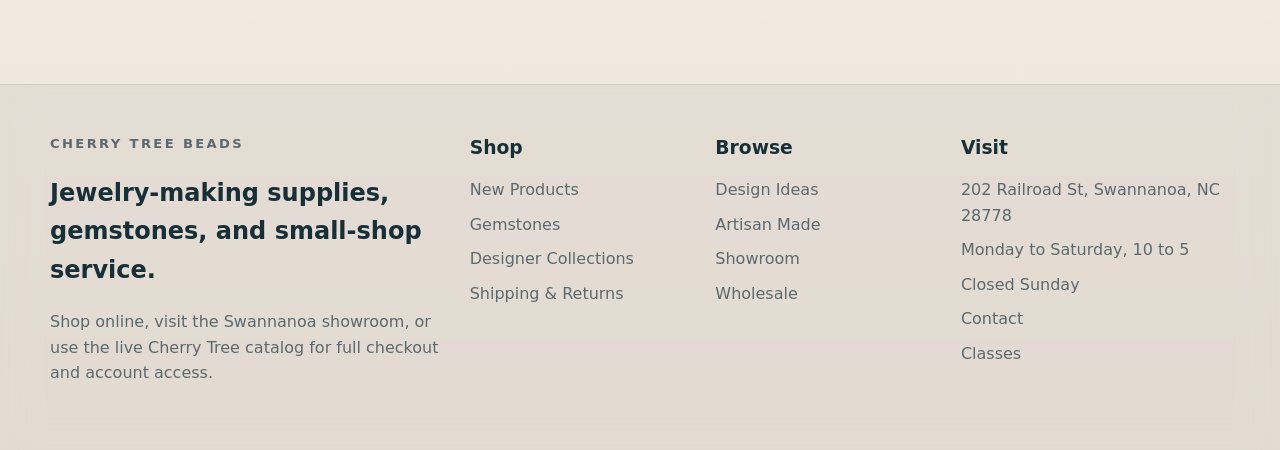
<file: artisan-made.html>
<!DOCTYPE html>
<html lang="en">
<head>
  <meta charset="UTF-8">
  <meta name="viewport" content="width=device-width, initial-scale=1.0">
  <title>Artisan Made | Cherry Tree Beads</title>
  <meta name="description" content="Browse artisan-made jewelry supplies, handmade components, ribbons, pewter, and focal pieces at Cherry Tree Beads.">
  <meta name="theme-color" content="#154148">
  <link rel="preload" as="image" href="assets/images/jenny-webb-collection-776.webp" imagesrcset="assets/images/jenny-webb-collection-480.webp 480w, assets/images/jenny-webb-collection-776.webp 776w" imagesizes="(max-width: 860px) 92vw, 50vw">
  <link rel="stylesheet" href="styles.css">
  <script defer src="script.js"></script>
</head><body data-page="artisan"><a class="skip-link" href="#main">Skip to content</a>
  <div class="topbar">
    <div class="container topbar-inner">
      <span>Free U.S. shipping on orders over $48</span>
      <span>202 Railroad St, Swannanoa, NC 28778</span>
      <span><a href="tel:8285810500">828-581-0500</a></span>
    </div>
  </div>
  <header class="site-header">
    <div class="container header-inner">
      <a class="brand" href="index.html" aria-label="Cherry Tree Beads home">
        <span class="brand-mark">CT</span>
        <span class="brand-copy">
          <strong>Cherry Tree Beads</strong>
          <small>Gemstones, findings, tutorials, and artisan-made supplies</small>
        </span>
      </a>
      <button class="menu-toggle" type="button" aria-expanded="false" aria-controls="site-nav">
        <span></span><span></span><span></span>
        <span class="sr-only">Toggle navigation</span>
      </button>
      <nav id="site-nav" class="site-nav" aria-label="Primary navigation">
        <a href="index.html">Home</a>
        <a href="https://cherrytreebeads.com/new-products/">New Products</a>
        <a href="https://cherrytreebeads.com/beads/gemstone-beads-pendants/">Gemstones</a>
        <a href="design-ideas.html">Design Ideas</a>
        <a href="artisan-made.html" class="is-current">Artisan Made</a>
        <a href="showroom.html">Showroom</a>
        <a href="wholesale.html">Wholesale</a>
        <a href="about.html">About</a>
        <a href="contact.html">Contact</a>
      </nav>
    </div>
  </header><main id="main">
    <section class="page-panel" id="view-artisan" data-view="artisan">
      <section class="page-hero section">
        <div class="container page-hero-grid page-hero-grid-alt">
          <div>
            <p class="eyebrow">Artisan Made</p>
            <h1>Handmade components, artist collections, and one-of-a-kind materials.</h1>
            <p class="page-lead">Browse maker-led categories including Green Girl Studios, Jenny Webb Handmade, Green Girl Gemstones, hand dyed ribbons, and other handmade findings and focal pieces.</p>
            <div class="button-row"><a class="button button-primary" href="https://cherrytreebeads.com/artisan-made/">Shop Artisan Made</a><a class="button button-secondary" href="https://cherrytreebeads.com/artisan-made/jenny-webb-handmade/">Jenny Webb Handmade</a></div>
          </div>
          <div class="split-media">
            <img class="hero-side-image" src="assets/images/jenny-webb-collection-776.webp" srcset="assets/images/jenny-webb-collection-480.webp 480w, assets/images/jenny-webb-collection-776.webp 776w" sizes="(max-width: 860px) 92vw, 45vw" width="776" height="740" alt="Jenny Webb Handmade collection" loading="eager">
            <img class="hero-side-image" src="assets/images/sea-glass-pendants-797.webp" srcset="assets/images/sea-glass-pendants-480.webp 480w, assets/images/sea-glass-pendants-797.webp 797w" sizes="(max-width: 860px) 92vw, 45vw" width="797" height="699" alt="Sea glass artisan pendants" loading="lazy">
          </div>
        </div>
      </section>
      <section class="section section-soft">
        <div class="container feature-grid feature-grid-3">
          <a class="feature-card" href="https://cherrytreebeads.com/artisan-made/green-girl-studios/"><span class="card-tag">Featured makers</span><h3>Green Girl Studios</h3><p>Handmade pewter beads, pendants, and components with a distinct sculptural style.</p></a>
          <a class="feature-card" href="https://cherrytreebeads.com/artisan-made/jenny-webb-handmade/"><span class="card-tag">Featured makers</span><h3>Jenny Webb Handmade</h3><p>Enamel and ceramic components in bold color stories and graphic shapes.</p></a>
          <a class="feature-card" href="https://cherrytreebeads.com/artisan-made/green-girl-gemstones/"><span class="card-tag">Featured makers</span><h3>Green Girl Gemstones</h3><p>Gemstone pieces and handmade focal elements built for standout designs.</p></a>
          <a class="feature-card" href="https://cherrytreebeads.com/artisan-made/hand-dyed-ribbons/"><span class="card-tag">Textile</span><h3>Hand Dyed Ribbons</h3><p>Soft color-led silk and ribbon supplies for jewelry finishes and mixed-media work.</p></a>
          <a class="feature-card" href="https://cherrytreebeads.com/artisan-made/handmade-jewelry-components/"><span class="card-tag">Components</span><h3>Handmade Jewelry Components</h3><p>Clasps, connectors, pendants, and focal pieces from artisan suppliers.</p></a>
          <a class="feature-card" href="https://cherrytreebeads.com/artisan-made/aaote/"><span class="card-tag">Collections</span><h3>AAOTE</h3><p>Another maker-led collection inside the artisan-made catalog.</p></a>
        </div>
      </section>
    </section>
</main>
  <footer class="site-footer">
    <div class="container footer-grid">
      <div>
        <p class="eyebrow">Cherry Tree Beads</p>
        <h2>Jewelry-making supplies, gemstones, and small-shop service.</h2>
        <p>Shop online, visit the Swannanoa showroom, or use the live Cherry Tree catalog for full checkout and account access.</p>
      </div>
      <div class="footer-column">
        <h3>Shop</h3>
        <a href="https://cherrytreebeads.com/new-products/">New Products</a>
        <a href="https://cherrytreebeads.com/beads/gemstone-beads-pendants/">Gemstones</a>
        <a href="https://cherrytreebeads.com/beads/gemstone-beads-pendants/designer-gemstone-collections/">Designer Collections</a>
        <a href="https://cherrytreebeads.com/shipping-returns/">Shipping &amp; Returns</a>
      </div>
      <div class="footer-column">
        <h3>Browse</h3>
        <a href="design-ideas.html">Design Ideas</a>
        <a href="artisan-made.html">Artisan Made</a>
        <a href="showroom.html">Showroom</a>
        <a href="wholesale.html">Wholesale</a>
      </div>
      <div class="footer-column footer-meta">
        <h3>Visit</h3>
        <span>202 Railroad St, Swannanoa, NC 28778</span>
        <span>Monday to Saturday, 10 to 5</span>
        <span>Closed Sunday</span>
        <a href="contact.html">Contact</a>
        <a href="https://cherrytreebeads.com/classes/">Classes</a>
      </div>
    </div>
  </footer></body></html>
</file>
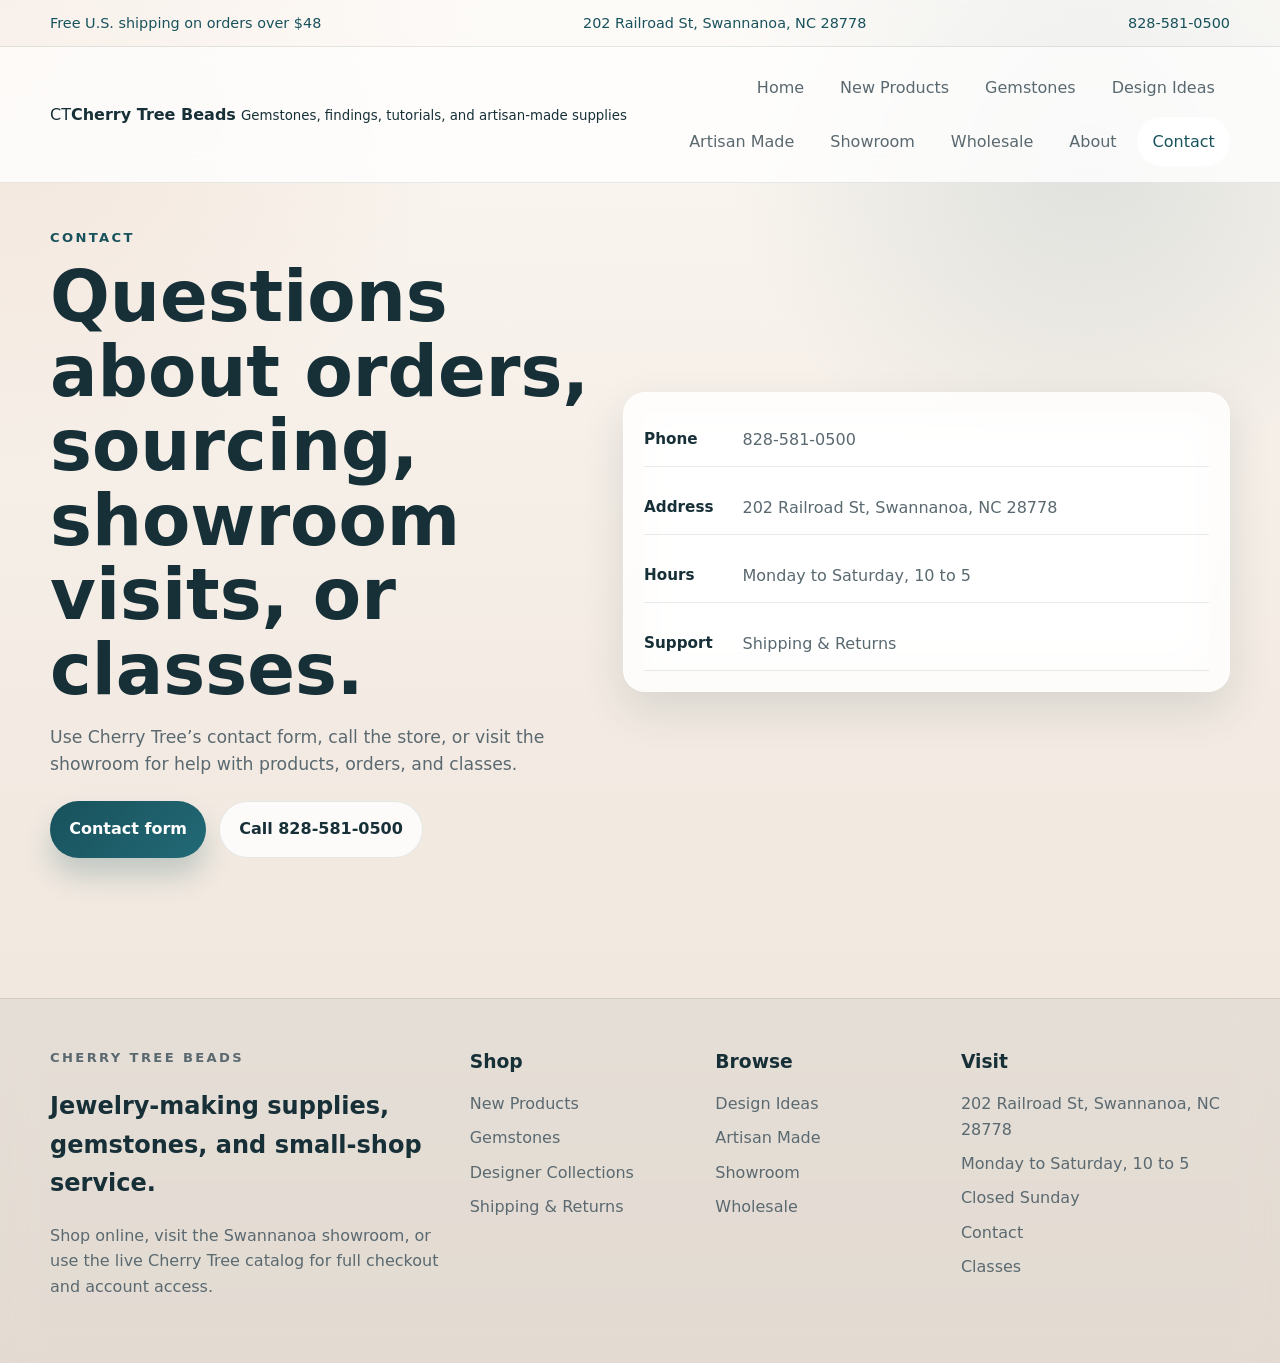
<file: contact.html>
<!DOCTYPE html>
<html lang="en">
<head>
  <meta charset="UTF-8">
  <meta name="viewport" content="width=device-width, initial-scale=1.0">
  <title>Contact | Cherry Tree Beads</title>
  <meta name="description" content="Contact Cherry Tree Beads for order help, showroom questions, class registration, and general support.">
  <meta name="theme-color" content="#154148">
  <link rel="preload" as="image" href="assets/images/showroom-collage-640.webp" imagesrcset="assets/images/showroom-collage-480.webp 480w, assets/images/showroom-collage-640.webp 640w, assets/images/showroom-collage-960.webp 960w" imagesizes="(max-width: 860px) 92vw, 46vw">
  <link rel="stylesheet" href="styles.css">
  <script defer src="script.js"></script>
</head><body data-page="contact"><a class="skip-link" href="#main">Skip to content</a>
  <div class="topbar">
    <div class="container topbar-inner">
      <span>Free U.S. shipping on orders over $48</span>
      <span>202 Railroad St, Swannanoa, NC 28778</span>
      <span><a href="tel:8285810500">828-581-0500</a></span>
    </div>
  </div>
  <header class="site-header">
    <div class="container header-inner">
      <a class="brand" href="index.html" aria-label="Cherry Tree Beads home">
        <span class="brand-mark">CT</span>
        <span class="brand-copy">
          <strong>Cherry Tree Beads</strong>
          <small>Gemstones, findings, tutorials, and artisan-made supplies</small>
        </span>
      </a>
      <button class="menu-toggle" type="button" aria-expanded="false" aria-controls="site-nav">
        <span></span><span></span><span></span>
        <span class="sr-only">Toggle navigation</span>
      </button>
      <nav id="site-nav" class="site-nav" aria-label="Primary navigation">
        <a href="index.html">Home</a>
        <a href="https://cherrytreebeads.com/new-products/">New Products</a>
        <a href="https://cherrytreebeads.com/beads/gemstone-beads-pendants/">Gemstones</a>
        <a href="design-ideas.html">Design Ideas</a>
        <a href="artisan-made.html">Artisan Made</a>
        <a href="showroom.html">Showroom</a>
        <a href="wholesale.html">Wholesale</a>
        <a href="about.html">About</a>
        <a href="contact.html" class="is-current">Contact</a>
      </nav>
    </div>
  </header><main id="main">
    <section class="page-panel" id="view-contact" data-view="contact">
      <section class="page-hero section">
        <div class="container page-hero-grid page-hero-grid-alt">
          <div>
            <p class="eyebrow">Contact</p>
            <h1>Questions about orders, sourcing, showroom visits, or classes.</h1>
            <p class="page-lead">Use Cherry Tree’s contact form, call the store, or visit the showroom for help with products, orders, and classes.</p>
            <div class="button-row"><a class="button button-primary" href="https://cherrytreebeads.com/contact-us/">Contact form</a><a class="button button-secondary" href="tel:8285810500">Call 828-581-0500</a></div>
          </div>
          <div class="stack-card">
            <ul class="detail-list compact">
              <li><strong>Phone</strong><span><a href="tel:8285810500">828-581-0500</a></span></li>
              <li><strong>Address</strong><span>202 Railroad St, Swannanoa, NC 28778</span></li>
              <li><strong>Hours</strong><span>Monday to Saturday, 10 to 5</span></li>
              <li><strong>Support</strong><span><a href="https://cherrytreebeads.com/shipping-returns/">Shipping &amp; Returns</a></span></li>
            </ul>
          </div>
        </div>
      </section>
    </section>
</main>
  <footer class="site-footer">
    <div class="container footer-grid">
      <div>
        <p class="eyebrow">Cherry Tree Beads</p>
        <h2>Jewelry-making supplies, gemstones, and small-shop service.</h2>
        <p>Shop online, visit the Swannanoa showroom, or use the live Cherry Tree catalog for full checkout and account access.</p>
      </div>
      <div class="footer-column">
        <h3>Shop</h3>
        <a href="https://cherrytreebeads.com/new-products/">New Products</a>
        <a href="https://cherrytreebeads.com/beads/gemstone-beads-pendants/">Gemstones</a>
        <a href="https://cherrytreebeads.com/beads/gemstone-beads-pendants/designer-gemstone-collections/">Designer Collections</a>
        <a href="https://cherrytreebeads.com/shipping-returns/">Shipping &amp; Returns</a>
      </div>
      <div class="footer-column">
        <h3>Browse</h3>
        <a href="design-ideas.html">Design Ideas</a>
        <a href="artisan-made.html">Artisan Made</a>
        <a href="showroom.html">Showroom</a>
        <a href="wholesale.html">Wholesale</a>
      </div>
      <div class="footer-column footer-meta">
        <h3>Visit</h3>
        <span>202 Railroad St, Swannanoa, NC 28778</span>
        <span>Monday to Saturday, 10 to 5</span>
        <span>Closed Sunday</span>
        <a href="contact.html">Contact</a>
        <a href="https://cherrytreebeads.com/classes/">Classes</a>
      </div>
    </div>
  </footer></body></html>
</file>
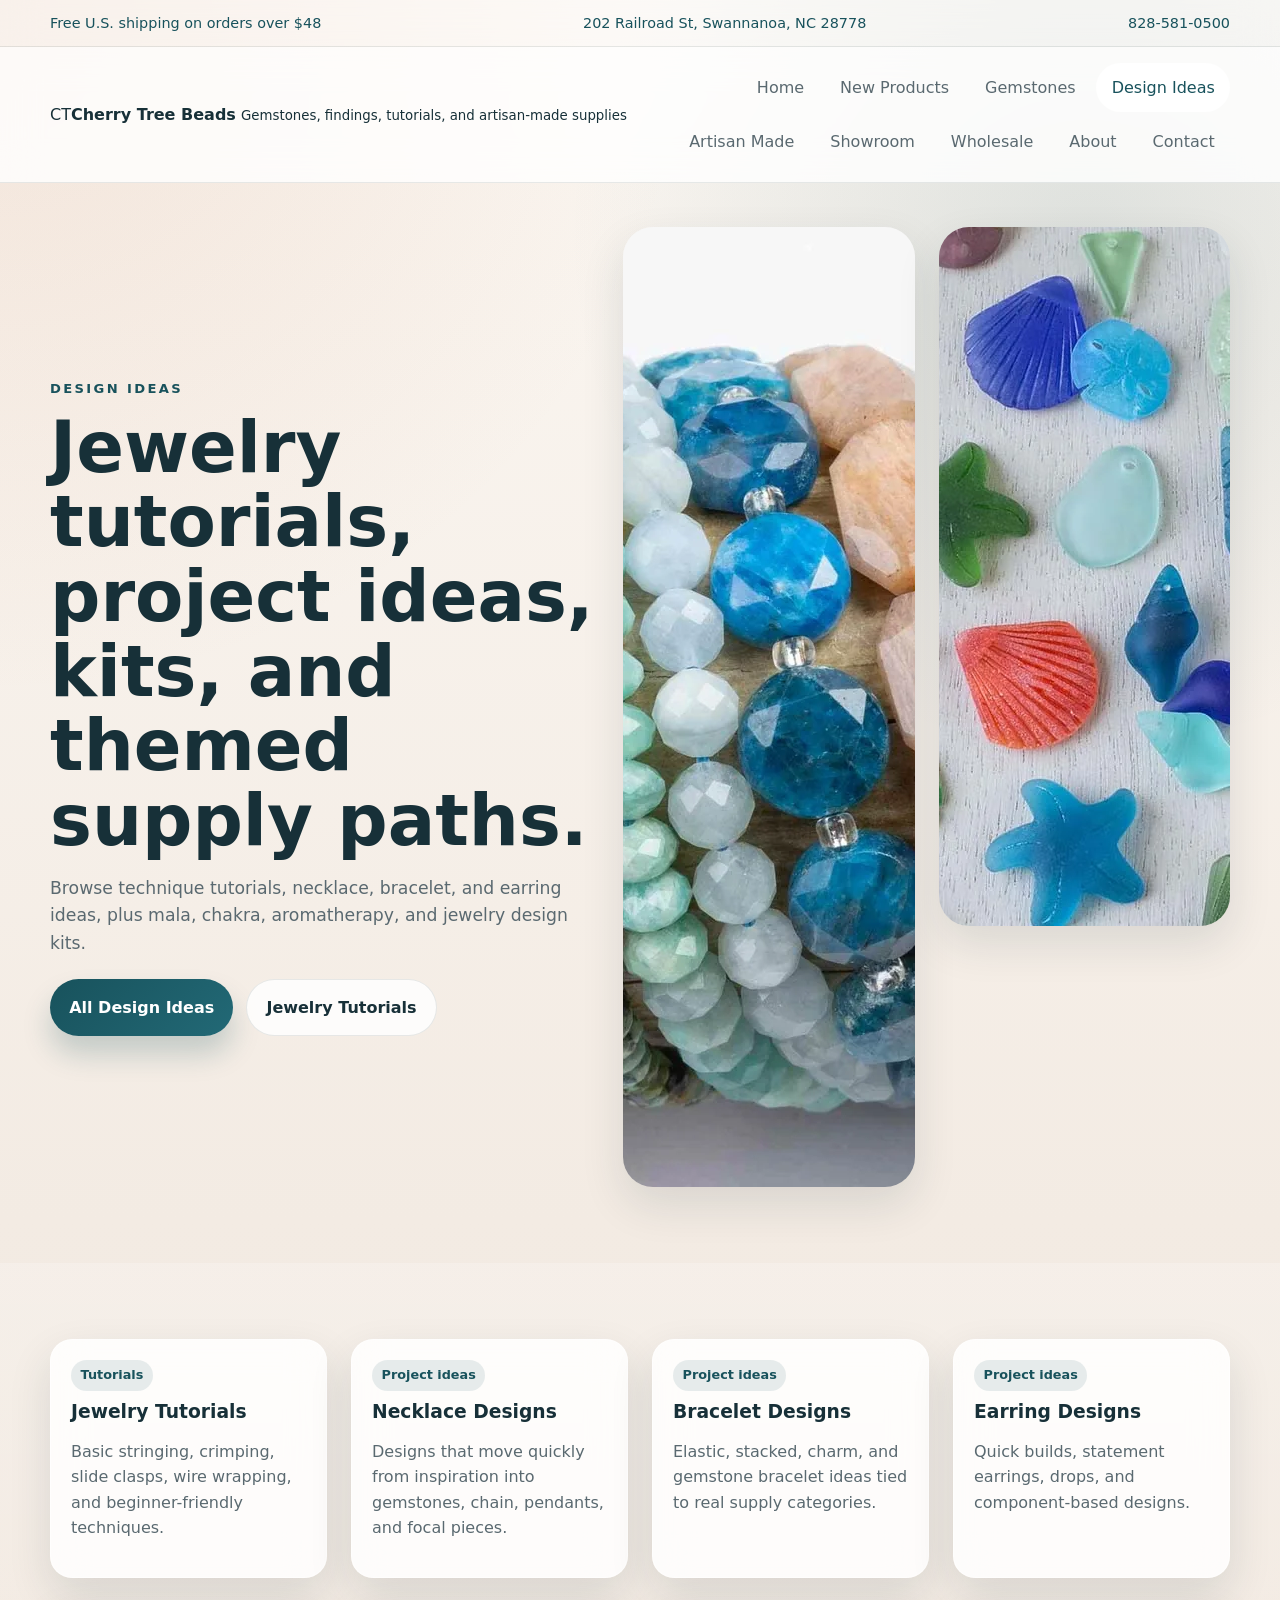
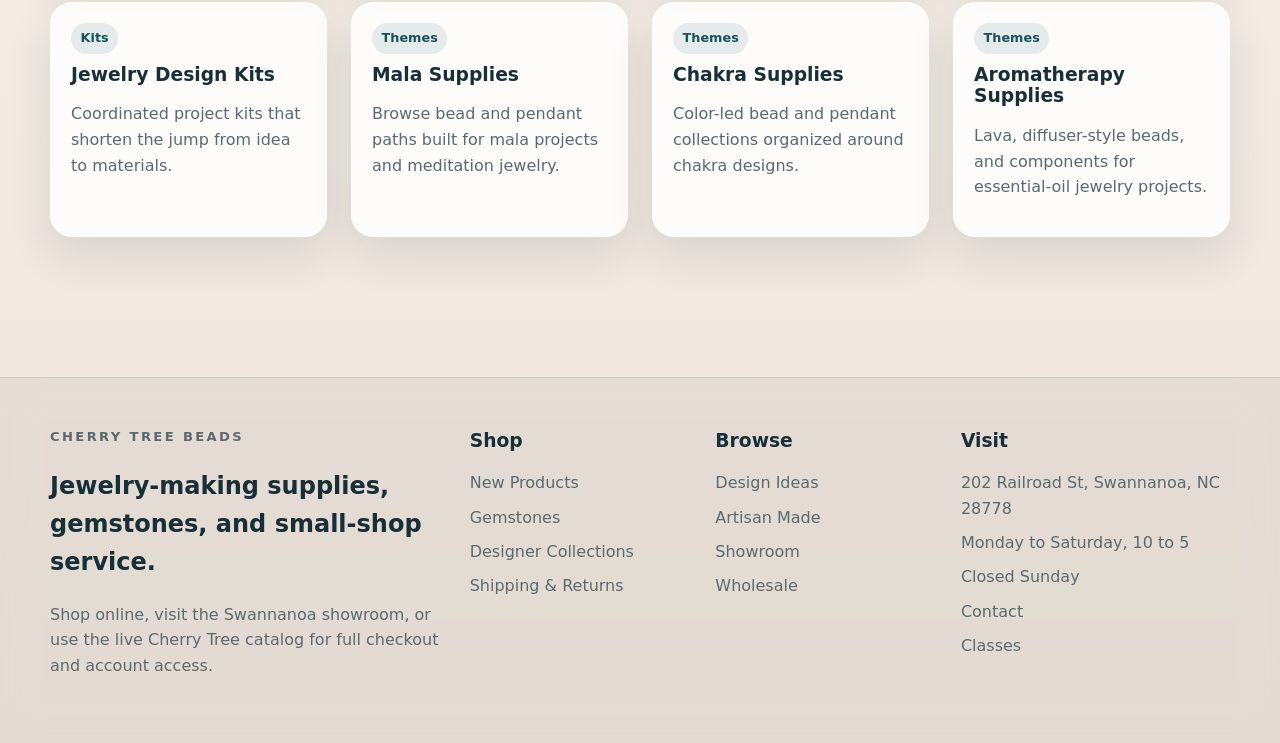
<file: design-ideas.html>
<!DOCTYPE html>
<html lang="en">
<head>
  <meta charset="UTF-8">
  <meta name="viewport" content="width=device-width, initial-scale=1.0">
  <title>Design Ideas | Cherry Tree Beads</title>
  <meta name="description" content="Browse jewelry tutorials, kits, necklace, bracelet, and earring ideas from Cherry Tree Beads.">
  <meta name="theme-color" content="#154148">
  <link rel="preload" as="image" href="assets/images/gemstone-bracelet-960.webp" imagesrcset="assets/images/gemstone-bracelet-480.webp 480w, assets/images/gemstone-bracelet-960.webp 960w, assets/images/gemstone-bracelet-1280.webp 1280w" imagesizes="(max-width: 860px) 92vw, 50vw">
  <link rel="stylesheet" href="styles.css">
  <script defer src="script.js"></script>
</head><body data-page="design"><a class="skip-link" href="#main">Skip to content</a>
  <div class="topbar">
    <div class="container topbar-inner">
      <span>Free U.S. shipping on orders over $48</span>
      <span>202 Railroad St, Swannanoa, NC 28778</span>
      <span><a href="tel:8285810500">828-581-0500</a></span>
    </div>
  </div>
  <header class="site-header">
    <div class="container header-inner">
      <a class="brand" href="index.html" aria-label="Cherry Tree Beads home">
        <span class="brand-mark">CT</span>
        <span class="brand-copy">
          <strong>Cherry Tree Beads</strong>
          <small>Gemstones, findings, tutorials, and artisan-made supplies</small>
        </span>
      </a>
      <button class="menu-toggle" type="button" aria-expanded="false" aria-controls="site-nav">
        <span></span><span></span><span></span>
        <span class="sr-only">Toggle navigation</span>
      </button>
      <nav id="site-nav" class="site-nav" aria-label="Primary navigation">
        <a href="index.html">Home</a>
        <a href="https://cherrytreebeads.com/new-products/">New Products</a>
        <a href="https://cherrytreebeads.com/beads/gemstone-beads-pendants/">Gemstones</a>
        <a href="design-ideas.html" class="is-current">Design Ideas</a>
        <a href="artisan-made.html">Artisan Made</a>
        <a href="showroom.html">Showroom</a>
        <a href="wholesale.html">Wholesale</a>
        <a href="about.html">About</a>
        <a href="contact.html">Contact</a>
      </nav>
    </div>
  </header><main id="main">
    <section class="page-panel" id="view-design" data-view="design">
      <section class="page-hero section">
        <div class="container page-hero-grid page-hero-grid-alt">
          <div>
            <p class="eyebrow">Design Ideas</p>
            <h1>Jewelry tutorials, project ideas, kits, and themed supply paths.</h1>
            <p class="page-lead">Browse technique tutorials, necklace, bracelet, and earring ideas, plus mala, chakra, aromatherapy, and jewelry design kits.</p>
            <div class="button-row"><a class="button button-primary" href="https://cherrytreebeads.com/design-ideas/">All Design Ideas</a><a class="button button-secondary" href="https://cherrytreebeads.com/design-ideas/jewelry-tutorials/">Jewelry Tutorials</a></div>
          </div>
          <div class="split-media">
            <img class="hero-side-image" src="assets/images/gemstone-bracelet-960.webp" srcset="assets/images/gemstone-bracelet-480.webp 480w, assets/images/gemstone-bracelet-960.webp 960w" sizes="(max-width: 860px) 92vw, 45vw" width="960" height="960" alt="Gemstone bracelet design inspiration" loading="eager">
            <img class="hero-side-image" src="assets/images/sea-glass-pendants-797.webp" srcset="assets/images/sea-glass-pendants-480.webp 480w, assets/images/sea-glass-pendants-797.webp 797w" sizes="(max-width: 860px) 92vw, 45vw" width="797" height="699" alt="Sea glass pendants for jewelry design" loading="lazy">
          </div>
        </div>
      </section>
      <section class="section section-soft">
        <div class="container feature-grid feature-grid-4">
          <a class="feature-card" href="https://cherrytreebeads.com/design-ideas/jewelry-tutorials/"><span class="card-tag">Tutorials</span><h3>Jewelry Tutorials</h3><p>Basic stringing, crimping, slide clasps, wire wrapping, and beginner-friendly techniques.</p></a>
          <a class="feature-card" href="https://cherrytreebeads.com/design-ideas/necklace-designs/"><span class="card-tag">Project ideas</span><h3>Necklace Designs</h3><p>Designs that move quickly from inspiration into gemstones, chain, pendants, and focal pieces.</p></a>
          <a class="feature-card" href="https://cherrytreebeads.com/design-ideas/bracelet-designs/"><span class="card-tag">Project ideas</span><h3>Bracelet Designs</h3><p>Elastic, stacked, charm, and gemstone bracelet ideas tied to real supply categories.</p></a>
          <a class="feature-card" href="https://cherrytreebeads.com/design-ideas/earring-designs/"><span class="card-tag">Project ideas</span><h3>Earring Designs</h3><p>Quick builds, statement earrings, drops, and component-based designs.</p></a>
          <a class="feature-card" href="https://cherrytreebeads.com/design-ideas/jewelry-design-kits/"><span class="card-tag">Kits</span><h3>Jewelry Design Kits</h3><p>Coordinated project kits that shorten the jump from idea to materials.</p></a>
          <a class="feature-card" href="https://cherrytreebeads.com/design-ideas/mala-supplies/"><span class="card-tag">Themes</span><h3>Mala Supplies</h3><p>Browse bead and pendant paths built for mala projects and meditation jewelry.</p></a>
          <a class="feature-card" href="https://cherrytreebeads.com/design-ideas/chakra-supplies/"><span class="card-tag">Themes</span><h3>Chakra Supplies</h3><p>Color-led bead and pendant collections organized around chakra designs.</p></a>
          <a class="feature-card" href="https://cherrytreebeads.com/design-ideas/aromatherapy-supplies/"><span class="card-tag">Themes</span><h3>Aromatherapy Supplies</h3><p>Lava, diffuser-style beads, and components for essential-oil jewelry projects.</p></a>
        </div>
      </section>
    </section>
</main>
  <footer class="site-footer">
    <div class="container footer-grid">
      <div>
        <p class="eyebrow">Cherry Tree Beads</p>
        <h2>Jewelry-making supplies, gemstones, and small-shop service.</h2>
        <p>Shop online, visit the Swannanoa showroom, or use the live Cherry Tree catalog for full checkout and account access.</p>
      </div>
      <div class="footer-column">
        <h3>Shop</h3>
        <a href="https://cherrytreebeads.com/new-products/">New Products</a>
        <a href="https://cherrytreebeads.com/beads/gemstone-beads-pendants/">Gemstones</a>
        <a href="https://cherrytreebeads.com/beads/gemstone-beads-pendants/designer-gemstone-collections/">Designer Collections</a>
        <a href="https://cherrytreebeads.com/shipping-returns/">Shipping &amp; Returns</a>
      </div>
      <div class="footer-column">
        <h3>Browse</h3>
        <a href="design-ideas.html">Design Ideas</a>
        <a href="artisan-made.html">Artisan Made</a>
        <a href="showroom.html">Showroom</a>
        <a href="wholesale.html">Wholesale</a>
      </div>
      <div class="footer-column footer-meta">
        <h3>Visit</h3>
        <span>202 Railroad St, Swannanoa, NC 28778</span>
        <span>Monday to Saturday, 10 to 5</span>
        <span>Closed Sunday</span>
        <a href="contact.html">Contact</a>
        <a href="https://cherrytreebeads.com/classes/">Classes</a>
      </div>
    </div>
  </footer></body></html>
</file>
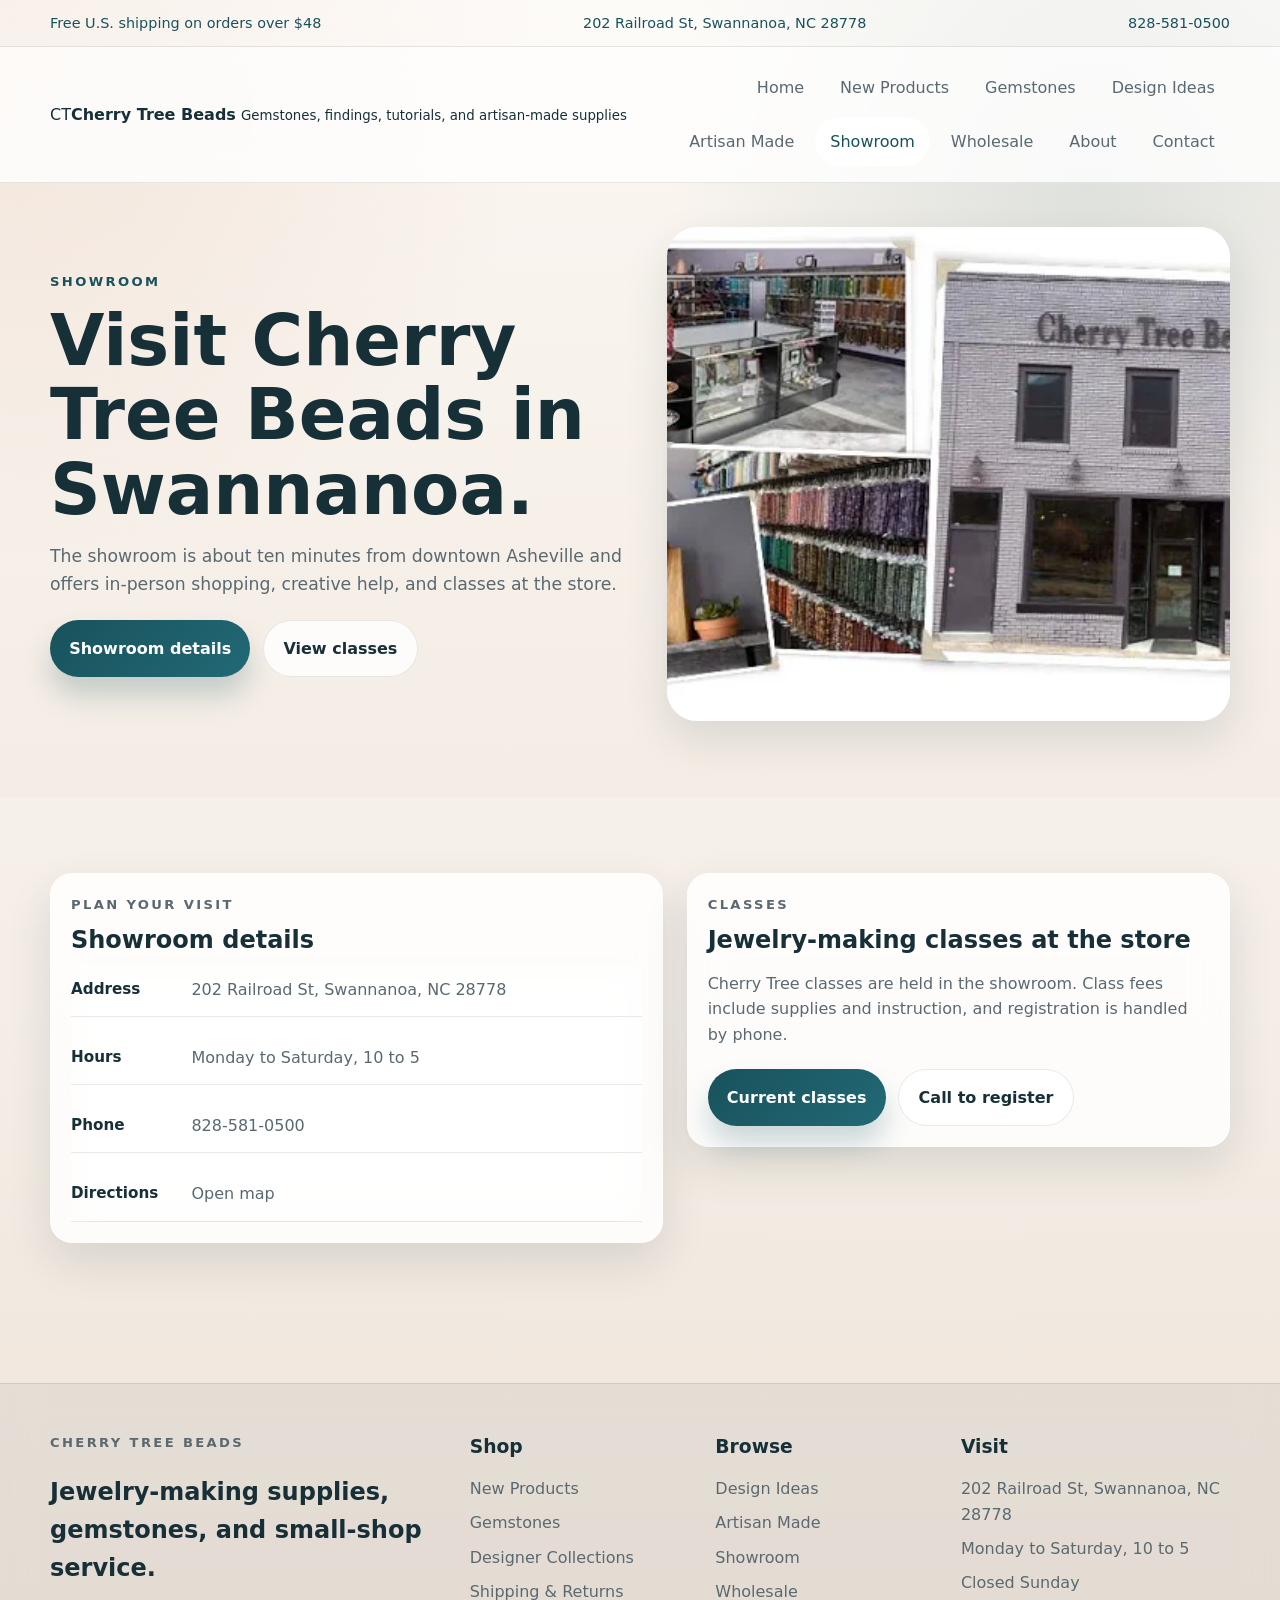
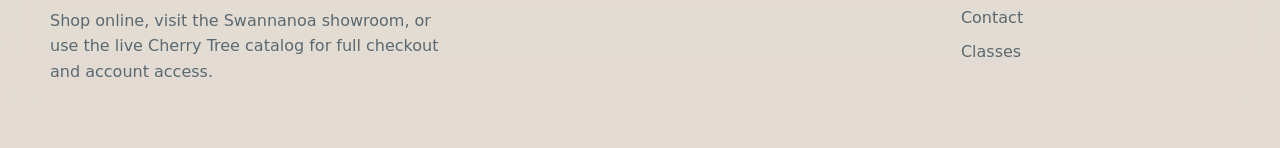
<file: showroom.html>
<!DOCTYPE html>
<html lang="en">
<head>
  <meta charset="UTF-8">
  <meta name="viewport" content="width=device-width, initial-scale=1.0">
  <title>Showroom | Cherry Tree Beads</title>
  <meta name="description" content="Plan a visit to the Cherry Tree Beads showroom in Swannanoa, NC and view class information.">
  <meta name="theme-color" content="#154148">
  <link rel="preload" as="image" href="assets/images/showroom-collage-960.webp" imagesrcset="assets/images/showroom-collage-480.webp 480w, assets/images/showroom-collage-640.webp 640w, assets/images/showroom-collage-960.webp 960w" imagesizes="(max-width: 860px) 92vw, 46vw">
  <link rel="stylesheet" href="styles.css">
  <script defer src="script.js"></script>
</head><body data-page="showroom"><a class="skip-link" href="#main">Skip to content</a>
  <div class="topbar">
    <div class="container topbar-inner">
      <span>Free U.S. shipping on orders over $48</span>
      <span>202 Railroad St, Swannanoa, NC 28778</span>
      <span><a href="tel:8285810500">828-581-0500</a></span>
    </div>
  </div>
  <header class="site-header">
    <div class="container header-inner">
      <a class="brand" href="index.html" aria-label="Cherry Tree Beads home">
        <span class="brand-mark">CT</span>
        <span class="brand-copy">
          <strong>Cherry Tree Beads</strong>
          <small>Gemstones, findings, tutorials, and artisan-made supplies</small>
        </span>
      </a>
      <button class="menu-toggle" type="button" aria-expanded="false" aria-controls="site-nav">
        <span></span><span></span><span></span>
        <span class="sr-only">Toggle navigation</span>
      </button>
      <nav id="site-nav" class="site-nav" aria-label="Primary navigation">
        <a href="index.html">Home</a>
        <a href="https://cherrytreebeads.com/new-products/">New Products</a>
        <a href="https://cherrytreebeads.com/beads/gemstone-beads-pendants/">Gemstones</a>
        <a href="design-ideas.html">Design Ideas</a>
        <a href="artisan-made.html">Artisan Made</a>
        <a href="showroom.html" class="is-current">Showroom</a>
        <a href="wholesale.html">Wholesale</a>
        <a href="about.html">About</a>
        <a href="contact.html">Contact</a>
      </nav>
    </div>
  </header><main id="main">
    <section class="page-panel" id="view-showroom" data-view="showroom">
      <section class="page-hero section">
        <div class="container page-hero-grid">
          <div>
            <p class="eyebrow">Showroom</p>
            <h1>Visit Cherry Tree Beads in Swannanoa.</h1>
            <p class="page-lead">The showroom is about ten minutes from downtown Asheville and offers in-person shopping, creative help, and classes at the store.</p>
            <div class="button-row"><a class="button button-primary" href="https://cherrytreebeads.com/visit-our-showroom/">Showroom details</a><a class="button button-secondary" href="https://cherrytreebeads.com/classes/">View classes</a></div>
          </div>
          <img class="hero-side-image wide-image" src="assets/images/showroom-collage-960.webp" srcset="assets/images/showroom-collage-480.webp 480w, assets/images/showroom-collage-640.webp 640w, assets/images/showroom-collage-960.webp 960w" sizes="(max-width: 860px) 92vw, 46vw" width="960" height="494" alt="Cherry Tree Beads showroom and storefront" loading="eager">
        </div>
      </section>
      <section class="section section-soft">
        <div class="container two-column-layout align-start">
          <div class="stack-card">
            <p class="eyebrow">Plan your visit</p>
            <h2>Showroom details</h2>
            <ul class="detail-list">
              <li><strong>Address</strong><span>202 Railroad St, Swannanoa, NC 28778</span></li>
              <li><strong>Hours</strong><span>Monday to Saturday, 10 to 5</span></li>
              <li><strong>Phone</strong><span><a href="tel:8285810500">828-581-0500</a></span></li>
              <li><strong>Directions</strong><span><a href="https://maps.google.com/?q=202+Railroad+St,+Swannanoa,+NC+28778">Open map</a></span></li>
            </ul>
          </div>
          <div class="stack-card">
            <p class="eyebrow">Classes</p>
            <h2>Jewelry-making classes at the store</h2>
            <p>Cherry Tree classes are held in the showroom. Class fees include supplies and instruction, and registration is handled by phone.</p>
            <div class="button-row"><a class="button button-primary" href="https://cherrytreebeads.com/classes/">Current classes</a><a class="button button-secondary" href="tel:8285810500">Call to register</a></div>
          </div>
        </div>
      </section>
    </section>
</main>
  <footer class="site-footer">
    <div class="container footer-grid">
      <div>
        <p class="eyebrow">Cherry Tree Beads</p>
        <h2>Jewelry-making supplies, gemstones, and small-shop service.</h2>
        <p>Shop online, visit the Swannanoa showroom, or use the live Cherry Tree catalog for full checkout and account access.</p>
      </div>
      <div class="footer-column">
        <h3>Shop</h3>
        <a href="https://cherrytreebeads.com/new-products/">New Products</a>
        <a href="https://cherrytreebeads.com/beads/gemstone-beads-pendants/">Gemstones</a>
        <a href="https://cherrytreebeads.com/beads/gemstone-beads-pendants/designer-gemstone-collections/">Designer Collections</a>
        <a href="https://cherrytreebeads.com/shipping-returns/">Shipping &amp; Returns</a>
      </div>
      <div class="footer-column">
        <h3>Browse</h3>
        <a href="design-ideas.html">Design Ideas</a>
        <a href="artisan-made.html">Artisan Made</a>
        <a href="showroom.html">Showroom</a>
        <a href="wholesale.html">Wholesale</a>
      </div>
      <div class="footer-column footer-meta">
        <h3>Visit</h3>
        <span>202 Railroad St, Swannanoa, NC 28778</span>
        <span>Monday to Saturday, 10 to 5</span>
        <span>Closed Sunday</span>
        <a href="contact.html">Contact</a>
        <a href="https://cherrytreebeads.com/classes/">Classes</a>
      </div>
    </div>
  </footer></body></html>
</file>
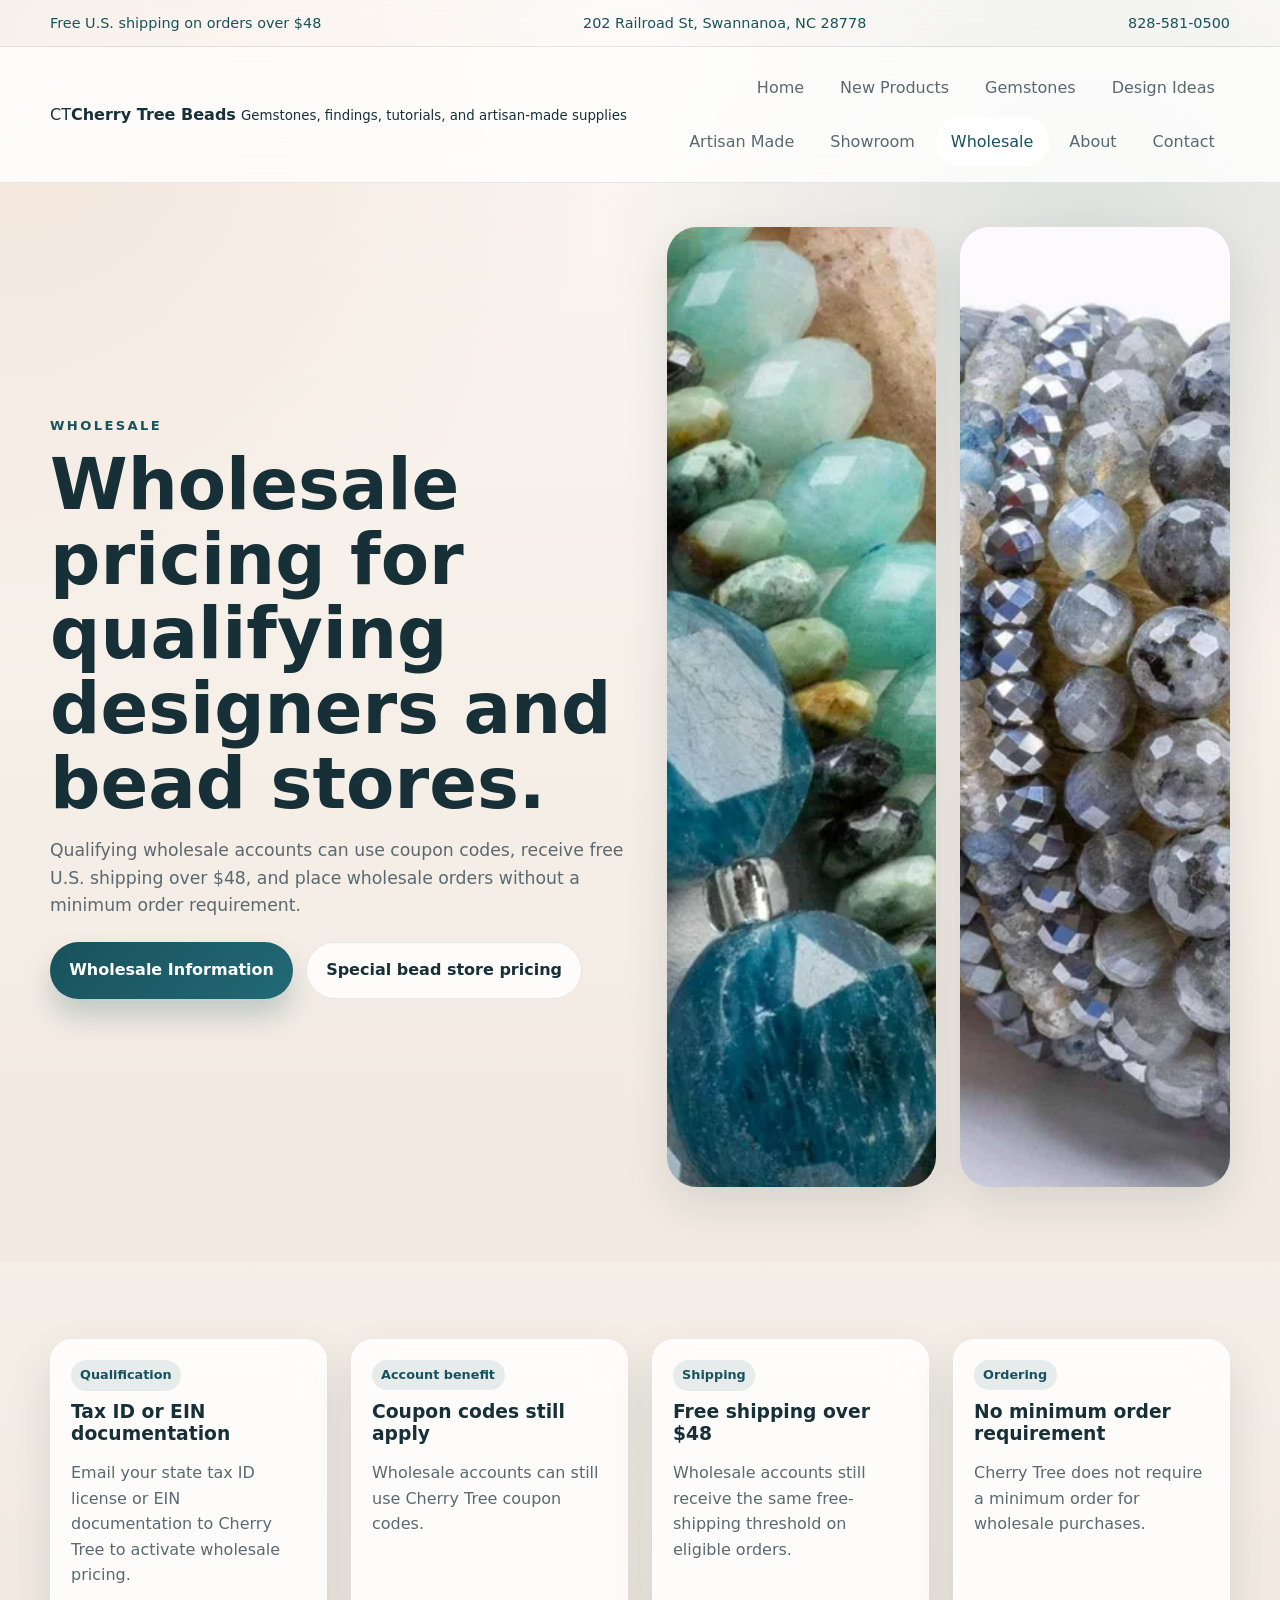
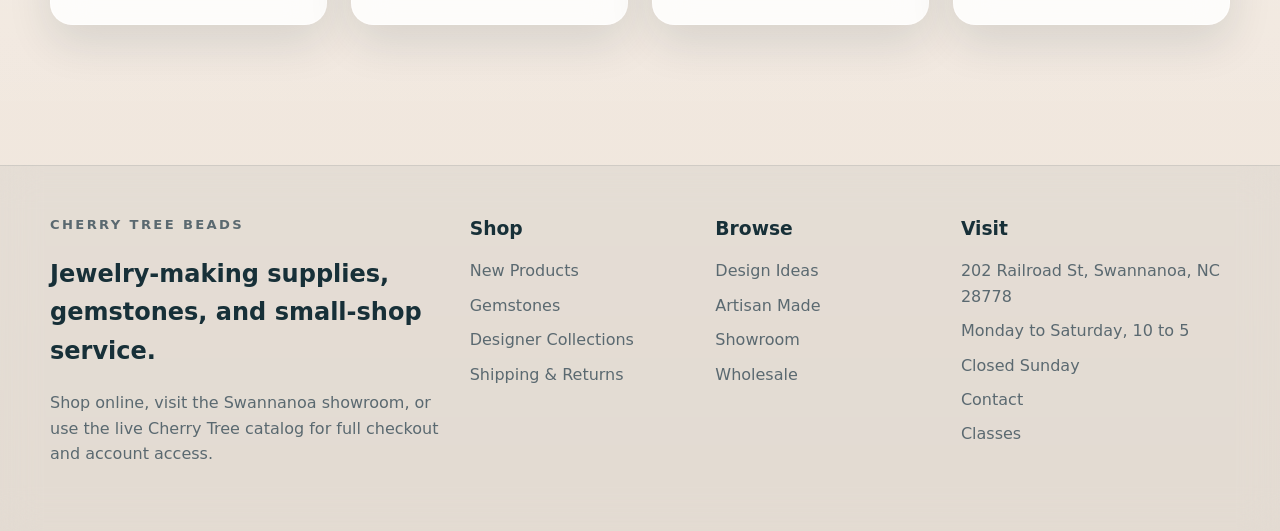
<file: wholesale.html>
<!DOCTYPE html>
<html lang="en">
<head>
  <meta charset="UTF-8">
  <meta name="viewport" content="width=device-width, initial-scale=1.0">
  <title>Wholesale | Cherry Tree Beads</title>
  <meta name="description" content="Apply for Cherry Tree Beads wholesale pricing and review account benefits, bead store pricing, and ordering details.">
  <meta name="theme-color" content="#154148">
  <link rel="preload" as="image" href="assets/images/hidden-cove-detail-960.webp" imagesrcset="assets/images/hidden-cove-detail-400.webp 400w, assets/images/hidden-cove-detail-640.webp 640w, assets/images/hidden-cove-detail-960.webp 960w" imagesizes="(max-width: 860px) 92vw, 50vw">
  <link rel="stylesheet" href="styles.css">
  <script defer src="script.js"></script>
</head><body data-page="wholesale"><a class="skip-link" href="#main">Skip to content</a>
  <div class="topbar">
    <div class="container topbar-inner">
      <span>Free U.S. shipping on orders over $48</span>
      <span>202 Railroad St, Swannanoa, NC 28778</span>
      <span><a href="tel:8285810500">828-581-0500</a></span>
    </div>
  </div>
  <header class="site-header">
    <div class="container header-inner">
      <a class="brand" href="index.html" aria-label="Cherry Tree Beads home">
        <span class="brand-mark">CT</span>
        <span class="brand-copy">
          <strong>Cherry Tree Beads</strong>
          <small>Gemstones, findings, tutorials, and artisan-made supplies</small>
        </span>
      </a>
      <button class="menu-toggle" type="button" aria-expanded="false" aria-controls="site-nav">
        <span></span><span></span><span></span>
        <span class="sr-only">Toggle navigation</span>
      </button>
      <nav id="site-nav" class="site-nav" aria-label="Primary navigation">
        <a href="index.html">Home</a>
        <a href="https://cherrytreebeads.com/new-products/">New Products</a>
        <a href="https://cherrytreebeads.com/beads/gemstone-beads-pendants/">Gemstones</a>
        <a href="design-ideas.html">Design Ideas</a>
        <a href="artisan-made.html">Artisan Made</a>
        <a href="showroom.html">Showroom</a>
        <a href="wholesale.html" class="is-current">Wholesale</a>
        <a href="about.html">About</a>
        <a href="contact.html">Contact</a>
      </nav>
    </div>
  </header><main id="main">
    <section class="page-panel" id="view-wholesale" data-view="wholesale">
      <section class="page-hero section">
        <div class="container page-hero-grid">
          <div>
            <p class="eyebrow">Wholesale</p>
            <h1>Wholesale pricing for qualifying designers and bead stores.</h1>
            <p class="page-lead">Qualifying wholesale accounts can use coupon codes, receive free U.S. shipping over $48, and place wholesale orders without a minimum order requirement.</p>
            <div class="button-row"><a class="button button-primary" href="https://cherrytreebeads.com/Wholesale-Information/">Wholesale Information</a><a class="button button-secondary" href="https://cherrytreebeads.com/special-bead-store-pricing/">Special bead store pricing</a></div>
          </div>
          <div class="split-media split-media-vertical">
            <img class="hero-side-image" src="assets/images/hidden-cove-detail-960.webp" srcset="assets/images/hidden-cove-detail-400.webp 400w, assets/images/hidden-cove-detail-640.webp 640w, assets/images/hidden-cove-detail-960.webp 960w" sizes="(max-width: 860px) 92vw, 45vw" width="960" height="960" alt="Gemstone detail" loading="eager">
            <img class="hero-side-image" src="assets/images/stormy-night-hero-960.webp" srcset="assets/images/stormy-night-hero-640.webp 640w, assets/images/stormy-night-hero-960.webp 960w" sizes="(max-width: 860px) 92vw, 45vw" width="960" height="960" alt="Designer gemstone collection" loading="lazy">
          </div>
        </div>
      </section>
      <section class="section section-soft">
        <div class="container feature-grid feature-grid-4">
          <article class="feature-card"><span class="card-tag">Qualification</span><h3>Tax ID or EIN documentation</h3><p>Email your state tax ID license or EIN documentation to Cherry Tree to activate wholesale pricing.</p></article>
          <article class="feature-card"><span class="card-tag">Account benefit</span><h3>Coupon codes still apply</h3><p>Wholesale accounts can still use Cherry Tree coupon codes.</p></article>
          <article class="feature-card"><span class="card-tag">Shipping</span><h3>Free shipping over $48</h3><p>Wholesale accounts still receive the same free-shipping threshold on eligible orders.</p></article>
          <article class="feature-card"><span class="card-tag">Ordering</span><h3>No minimum order requirement</h3><p>Cherry Tree does not require a minimum order for wholesale purchases.</p></article>
        </div>
      </section>
    </section>
</main>
  <footer class="site-footer">
    <div class="container footer-grid">
      <div>
        <p class="eyebrow">Cherry Tree Beads</p>
        <h2>Jewelry-making supplies, gemstones, and small-shop service.</h2>
        <p>Shop online, visit the Swannanoa showroom, or use the live Cherry Tree catalog for full checkout and account access.</p>
      </div>
      <div class="footer-column">
        <h3>Shop</h3>
        <a href="https://cherrytreebeads.com/new-products/">New Products</a>
        <a href="https://cherrytreebeads.com/beads/gemstone-beads-pendants/">Gemstones</a>
        <a href="https://cherrytreebeads.com/beads/gemstone-beads-pendants/designer-gemstone-collections/">Designer Collections</a>
        <a href="https://cherrytreebeads.com/shipping-returns/">Shipping &amp; Returns</a>
      </div>
      <div class="footer-column">
        <h3>Browse</h3>
        <a href="design-ideas.html">Design Ideas</a>
        <a href="artisan-made.html">Artisan Made</a>
        <a href="showroom.html">Showroom</a>
        <a href="wholesale.html">Wholesale</a>
      </div>
      <div class="footer-column footer-meta">
        <h3>Visit</h3>
        <span>202 Railroad St, Swannanoa, NC 28778</span>
        <span>Monday to Saturday, 10 to 5</span>
        <span>Closed Sunday</span>
        <a href="contact.html">Contact</a>
        <a href="https://cherrytreebeads.com/classes/">Classes</a>
      </div>
    </div>
  </footer></body></html>
</file>
<file: styles.css>
:root {
  --bg: #f4ede7;
  --bg-soft: #fbf7f2;
  --card: rgba(255,255,255,0.84);
  --card-strong: rgba(255,255,255,0.94);
  --ink: #173038;
  --muted: #5a6970;
  --accent: #18525c;
  --accent-2: #cb875f;
  --line: rgba(23,48,56,0.1);
  --shadow: 0 18px 44px rgba(23, 48, 56, 0.12);
  --radius-xl: 30px;
  --radius-lg: 22px;
  --radius-md: 16px;
  --container: min(1180px, calc(100vw - 2rem));
}
* { box-sizing: border-box; }
html { scroll-behavior: smooth; }
body {
  margin: 0;
  color: var(--ink);
  font-family: Inter, ui-sans-serif, system-ui, -apple-system, BlinkMacSystemFont, "Segoe UI", sans-serif;
  line-height: 1.6;
  background:
    radial-gradient(circle at top left, rgba(203,135,95,0.16), transparent 26%),
    radial-gradient(circle at right 15% top 10%, rgba(24,82,92,0.12), transparent 22%),
    linear-gradient(180deg, #fbf7f2 0%, #f3ebe3 52%, #efe5db 100%);
}
img { max-width: 100%; display: block; }
a { color: inherit; text-decoration: none; }
button { font: inherit; }
.container { width: var(--container); margin: 0 auto; }
.section { padding: 4.75rem 0; }
.section-soft { background: linear-gradient(180deg, rgba(255,255,255,0.22), rgba(255,255,255,0.04)); }
.skip-link, .sr-only {
  position: absolute;
  clip: rect(0,0,0,0);
  clip-path: inset(50%);
  width: 1px;
  height: 1px;
  overflow: hidden;
  white-space: nowrap;
}
.skip-link:focus {
  clip: auto;
  clip-path: none;
  width: auto;
  height: auto;
  left: 1rem;
  top: 1rem;
  padding: .85rem 1rem;
  background: #fff;
  border-radius: 999px;
  z-index: 999;
}
.topbar {
  border-bottom: 1px solid var(--line);
  background: rgba(255,255,255,0.45);
  backdrop-filter: blur(18px);
}
.topbar-inner {
  display: flex;
  justify-content: space-between;
  gap: 1rem;
  padding: .72rem 0;
  font-size: .9rem;
  color: var(--accent);
}
.site-header {
  position: sticky;
  top: 0;
  z-index: 50;
  background: rgba(255,255,255,0.80);
  backdrop-filter: blur(18px);
  border-bottom: 1px solid var(--line);
}
.header-inner {
  display: flex;
  align-items: center;
  justify-content: space-between;
  gap: 1rem;
  padding: 1rem 0;
}
.brand {
  display: inline-flex;
  align-items: center;
  flex: 0 0 auto;
}

.brand-logo {
  display: block;
  width: min(320px, 42vw);
  height: auto;
  max-height: 72px;
  object-fit: contain;
}

@media (max-width: 760px) {
  .brand-logo {
    width: min(240px, 58vw);
    max-height: 56px;
  }
}
.site-nav {
  display: flex;
  flex-wrap: wrap;
  justify-content: flex-end;
  gap: .35rem;
}
.site-nav a {
  padding: .72rem .95rem;
  border-radius: 999px;
  color: var(--muted);
  transition: .2s ease;
}
.site-nav a:hover, .site-nav a:focus-visible, .site-nav a.is-current {
  background: rgba(255,255,255,0.86);
  color: var(--accent);
}
.menu-toggle {
  display: none;
  width: 46px;
  height: 46px;
  border: 0;
  border-radius: 14px;
  background: rgba(255,255,255,0.85);
  box-shadow: var(--shadow);
}
.menu-toggle span:not(.sr-only) {
  display: block;
  width: 20px;
  height: 2px;
  background: var(--ink);
  margin: 4px auto;
}
.hero { padding-top: 2.75rem; }
.hero-grid, .page-hero-grid, .two-column-layout, .feature-grid, .panel-grid, .footer-grid, .mini-grid, .split-media {
  display: grid;
  gap: 1.5rem;
}
.hero-grid { grid-template-columns: minmax(0,1.02fr) minmax(0,.98fr); align-items: center; }
.page-hero-grid { grid-template-columns: minmax(0,1fr) minmax(0,.95fr); align-items: center; }
.page-hero-grid-alt { grid-template-columns: minmax(0,.95fr) minmax(0,1.05fr); }
.two-column-layout { grid-template-columns: minmax(0,1.06fr) minmax(0,.94fr); }
.feature-grid { grid-template-columns: repeat(3, minmax(0,1fr)); }
.feature-grid-4 { grid-template-columns: repeat(4, minmax(0,1fr)); }
.feature-grid-3 { grid-template-columns: repeat(3, minmax(0,1fr)); }
.footer-grid { grid-template-columns: 1.25fr .7fr .7fr .85fr; }
.mini-grid { grid-template-columns: repeat(2, minmax(0,1fr)); }
.split-media { grid-template-columns: repeat(2, minmax(0,1fr)); }
.split-media-vertical { grid-template-columns: repeat(2, minmax(0,1fr)); }
.hero-copy h1, .page-hero h1 { margin: 0 0 1rem; line-height: 1.06; font-size: clamp(2.4rem, 5.5vw, 4.6rem); }
.hero-lead, .page-lead {
  margin: 0;
  color: var(--muted);
  max-width: 58ch;
  font-size: 1.08rem;
}
.eyebrow {
  margin: 0 0 .75rem;
  font-size: .82rem;
  text-transform: uppercase;
  letter-spacing: .18em;
  color: var(--accent);
  font-weight: 700;
}
.button-row { display: flex; flex-wrap: wrap; gap: .8rem; margin-top: 1.35rem; }
.button {
  display: inline-flex;
  align-items: center;
  justify-content: center;
  padding: .92rem 1.2rem;
  border-radius: 999px;
  font-weight: 600;
}
.button-primary {
  background: linear-gradient(135deg, var(--accent), #226976);
  color: #fff;
  box-shadow: 0 18px 28px rgba(24,82,92,0.22);
}
.button-secondary {
  background: rgba(255,255,255,0.82);
  border: 1px solid var(--line);
}
.hero-points {
  display: grid;
  grid-template-columns: repeat(3, minmax(0,1fr));
  gap: .9rem;
  margin-top: 1.5rem;
}
.hero-points div, .stack-card, .timeline-card, .quote-card, .mini-card, .feature-card, .panel-shell, .tabs, .timeline-item, .detail-list, .site-footer {
  backdrop-filter: blur(18px);
}
.hero-points div, .stack-card, .timeline-card, .feature-card, .mini-card, .quote-card, .panel-shell {
  background: var(--card);
  border: 1px solid rgba(255,255,255,0.56);
  border-radius: var(--radius-lg);
  box-shadow: var(--shadow);
}
.hero-points div { padding: 1rem; }
.hero-points strong { display: block; margin-bottom: .25rem; }
.hero-points span { color: var(--muted); font-size: .95rem; }
.hero-media { position: relative; display: grid; gap: 1rem; grid-template-columns: 1.25fr .9fr; align-items: end; }
.media-card {
  overflow: hidden;
  border-radius: var(--radius-xl);
  box-shadow: var(--shadow);
  border: 1px solid rgba(255,255,255,0.56);
  background: rgba(255,255,255,0.86);
}
.media-card a { position: relative; display: block; }
.media-card img { width: 100%; height: auto; aspect-ratio: 1/1; object-fit: cover; }
.media-card-small img { aspect-ratio: 16/12; }
.media-label {
  position: absolute;
  left: 1rem;
  right: 1rem;
  bottom: 1rem;
  background: rgba(23,48,56,0.72);
  color: #fff;
  padding: .75rem .9rem;
  border-radius: 999px;
  font-size: .92rem;
  backdrop-filter: blur(12px);
}
.section-heading { margin-bottom: 1.5rem; }
.section-heading-tight { max-width: 60ch; }
.section-heading h2, .stack-card h2, .panel h3, .feature-card h3, .mini-card h3, .timeline-card h2 {
  margin: 0 0 .55rem;
  line-height: 1.15;
}
.section-heading p:last-child, .stack-card p:last-child { margin-bottom: 0; color: var(--muted); }
.feature-card, .mini-card, .stack-card, .timeline-card, .quote-card, .panel {
  padding: 1.25rem;
}
.card-tag {
  display: inline-flex;
  align-items: center;
  padding: .32rem .6rem;
  border-radius: 999px;
  background: rgba(24,82,92,0.1);
  color: var(--accent);
  font-size: .8rem;
  font-weight: 700;
  margin-bottom: .65rem;
}
.image-card { overflow: hidden; padding: 0; }
.image-card img { width: 100%; aspect-ratio: 1/1; object-fit: cover; }
.card-copy { padding: 1.1rem 1.15rem 1.2rem; }
.tabs {
  display: flex;
  flex-wrap: wrap;
  gap: .55rem;
  padding: .75rem;
  border-radius: 999px;
  background: rgba(255,255,255,0.7);
  border: 1px solid var(--line);
  margin-bottom: 1rem;
}
.tab {
  border: 0;
  background: transparent;
  color: var(--muted);
  padding: .8rem 1.05rem;
  border-radius: 999px;
  cursor: pointer;
}
.tab.is-active {
  background: linear-gradient(135deg, var(--accent), #226976);
  color: #fff;
}
.panel-shell { padding: 1.2rem; }
.panel-grid { grid-template-columns: minmax(0,1.05fr) minmax(0,.95fr); align-items: center; }
.panel-grid.media-left { grid-template-columns: minmax(0,.85fr) minmax(0,1.15fr); }
.panel-links { display: grid; gap: .85rem; }
.panel-links a {
  padding: .95rem 1rem;
  border-radius: var(--radius-md);
  background: rgba(24,82,92,0.08);
  color: var(--accent);
  font-weight: 600;
}
.panel-image, .hero-side-image, .map-image {
  width: 100%;
  border-radius: var(--radius-xl);
  box-shadow: var(--shadow);
  object-fit: cover;
}
.hero-side-image { aspect-ratio: 4 / 3; }
.map-image { aspect-ratio: 16 / 9; }
.detail-list, .ordered-steps {
  margin: 0;
  padding: 0;
  list-style: none;
  display: grid;
  gap: .9rem;
}
.detail-list li {
  display: grid;
  grid-template-columns: 110px 1fr;
  gap: .65rem;
  padding: .85rem 0;
  border-bottom: 1px solid var(--line);
}
.detail-list strong { font-size: .95rem; }
.detail-list span, .feature-card p, .mini-card p, .timeline-item span, .quote-card span, .panel p, .stack-card p, .ordered-steps li { color: var(--muted); }
.ordered-steps { list-style: decimal; padding-left: 1.25rem; }
.ordered-steps li { margin-bottom: .8rem; }
.quote-stack { display: grid; gap: 1rem; }
.quote-card p { margin: 0 0 .5rem; font-size: 1.05rem; }
.timeline-card { display: grid; gap: .75rem; }
.timeline-item { padding: 1rem; border-radius: var(--radius-md); background: rgba(24,82,92,0.07); }
.timeline-item strong { display: block; margin-bottom: .35rem; color: var(--accent); }
.page-hero { padding-top: 2.4rem; }
.page-hero-grid.narrow-gap { gap: 1rem; }
.footer-grid { gap: 1.5rem; padding: 3rem 0; }
.site-footer { margin-top: 4rem; border-top: 1px solid var(--line); background: rgba(23,48,56,0.05); }
.footer-column { display: grid; gap: .55rem; align-content: start; }
.footer-column h3 { margin: 0 0 .35rem; }
.footer-meta span, .footer-column a, .footer-grid p { color: var(--muted); }
.align-start { align-items: start; }
.stack-layout { display: grid; gap: 3rem; }
.section-heading-left { max-width: 56ch; margin-bottom: 1.2rem; }
.remote-card img { aspect-ratio: 16 / 12; object-fit: cover; }

@media (max-width: 1080px) {
  .hero-grid, .page-hero-grid, .two-column-layout, .panel-grid, .panel-grid.media-left, .footer-grid { grid-template-columns: 1fr; }
  .feature-grid, .feature-grid-4, .feature-grid-3 { grid-template-columns: repeat(2, minmax(0,1fr)); }
  .hero-media { grid-template-columns: 1fr 1fr; }
}

@media (max-width: 760px) {
  .topbar-inner { flex-direction: column; align-items: flex-start; gap: .35rem; }
  .menu-toggle { display: block; }
  .site-nav {
    position: absolute;
    inset: calc(100% + .75rem) 1rem auto 1rem;
    flex-direction: column;
    align-items: stretch;
    justify-content: flex-start;
    background: rgba(251,247,242,0.98);
    border: 1px solid var(--line);
    border-radius: 22px;
    box-shadow: var(--shadow);
    padding: .8rem;
    opacity: 0;
    visibility: hidden;
    transform: translateY(-8px);
    transition: .2s ease;
  }
  .site-nav.is-open { opacity: 1; visibility: visible; transform: translateY(0); }
  .site-nav a { width: 100%; }
  .hero-points, .feature-grid, .feature-grid-4, .feature-grid-3, .mini-grid, .split-media, .hero-media { grid-template-columns: 1fr; }
  .tabs { border-radius: 24px; }
  .tab { width: 100%; text-align: left; }
  .detail-list li { grid-template-columns: 1fr; }
  .hero-copy h1, .page-hero h1 { font-size: clamp(2.15rem, 10vw, 3rem); }
}

.site-nav button {
  font: inherit;
}

.nav-tab {
  padding: .72rem .95rem;
  border-radius: 999px;
  color: var(--muted);
  border: 0;
  background: transparent;
  cursor: pointer;
  transition: .2s ease;
}

.nav-tab:hover,
.nav-tab:focus-visible,
.nav-tab.is-current {
  background: rgba(255,255,255,0.86);
  color: var(--accent);
}

.view-panel,
.page-panel {
  display: block;
}

.view-panel[hidden] {
  display: none !important;
}

.wide-image {
  aspect-ratio: 16 / 9;
}

.slideshow {
  position: relative;
  overflow: hidden;
  background: #f3eee8;
}

.slideshow img {
  position: absolute;
  inset: 0;
  width: 100%;
  height: 100%;
  object-fit: cover;
  opacity: 0;
  transition: opacity .8s ease;
}

.slideshow img.is-active {
  opacity: 1;
}

.slideshow::before {
  content: '';
  display: block;
  width: 100%;
  padding-top: 100%;
}

.slideshow-square::before {
  padding-top: 100%;
}

.image-card .slideshow::before {
  padding-top: 100%;
}

.media-card-small .slideshow::before,
.wide-slideshow::before {
  padding-top: 56%;
}

.compact li {
  grid-template-columns: 88px 1fr;
}

.page-panel .page-hero {
  padding-top: 2.75rem;
}

@media (max-width: 760px) {
  .site-nav button {
    width: 100%;
    text-align: left;
  }

  .compact li {
    grid-template-columns: 1fr;
  }
}
</file>
